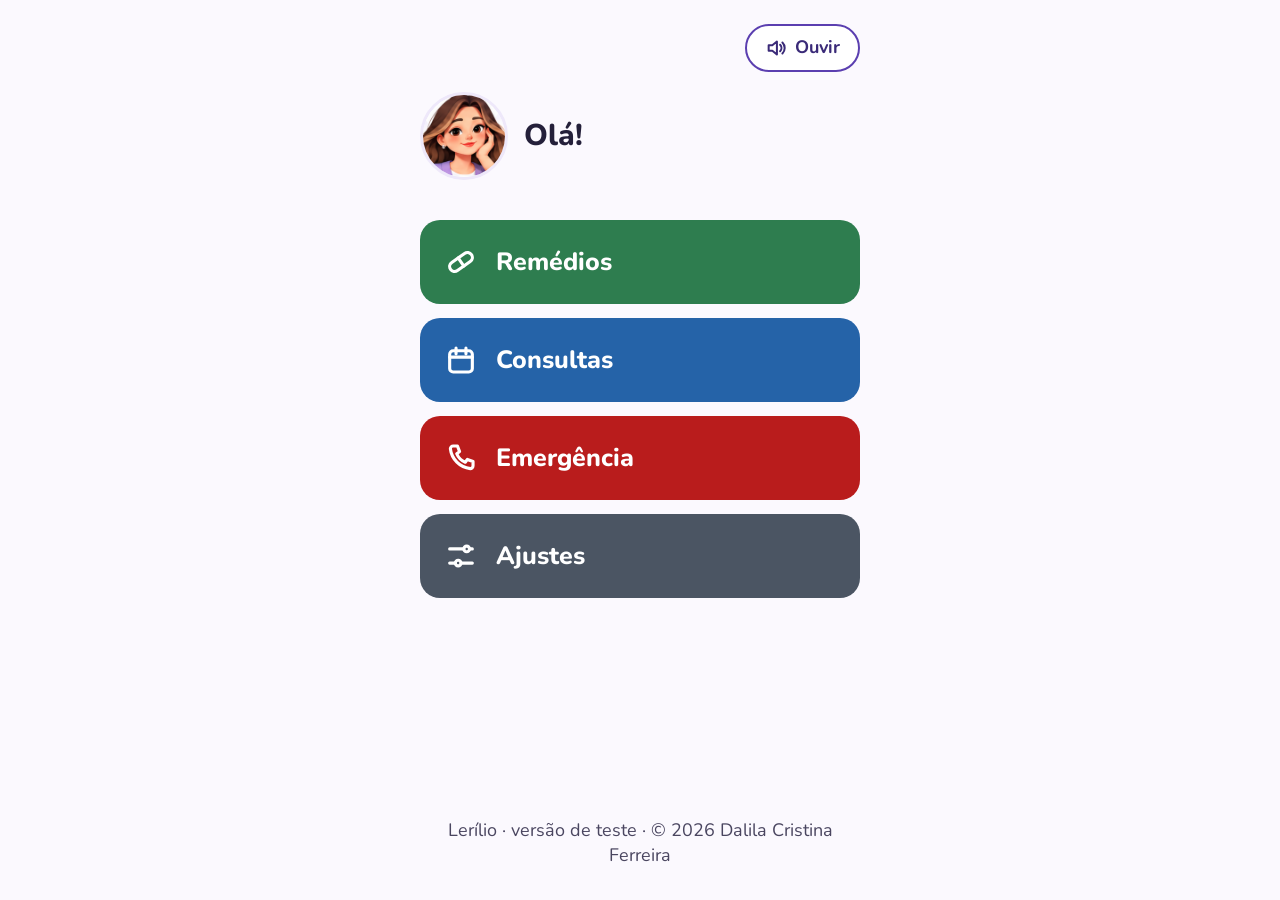
<file: index.html>
<!doctype html>
<!-- Lerílio — © 2026 Dalila Cristina Ferreira. Todos os direitos reservados. -->
<html lang="pt-BR">
<head>
  <meta charset="utf-8">
  <meta name="viewport" content="width=device-width, initial-scale=1">
  <title>Início — Lerílio</title>
  <link rel="preconnect" href="https://fonts.googleapis.com">
  <link href="https://fonts.googleapis.com/css2?family=Nunito:wght@400;700;800&display=swap" rel="stylesheet">
  <link rel="stylesheet" href="css/estilo.css">
</head>
<body>
  <main class="tela">
    <header class="topo topo-direita"><button id="ouvir" type="button" class="botao-ouvir"><svg width="22" height="22" viewBox="0 0 24 24" fill="none" stroke="currentColor" stroke-width="2.2" stroke-linecap="round" stroke-linejoin="round" aria-hidden="true"><path d="M4 9h4l5-4v14l-5-4H4z"/><path d="M16.5 8.5a5 5 0 0 1 0 7"/><path d="M19 6a8.5 8.5 0 0 1 0 12"/></svg>Ouvir</button></header>
    <div id="leitura" style="display: flex; flex-direction: column; gap: 20px">
      <div class="saudacao">
        <img src="img/leri.png" alt="Leri, a assistente do Lerílio">
        <h1 id="saudacao">Olá!</h1>
      </div>
      <div id="resumo"></div>
      <nav class="menu" aria-label="Menu principal">
        <a href="remedios.html" class="menu-remedios"><svg width="34" height="34" viewBox="0 0 24 24" fill="none" stroke="#FFFFFF" stroke-width="2.2" stroke-linecap="round" stroke-linejoin="round" aria-hidden="true"><g transform="rotate(-35 12 12)"><rect x="3" y="8.5" width="18" height="7" rx="3.5"/><path d="M12 8.5v7"/></g></svg>Remédios</a>
        <a href="em-breve.html?parte=Consultas" class="menu-consultas"><svg width="34" height="34" viewBox="0 0 24 24" fill="none" stroke="#FFFFFF" stroke-width="2.2" stroke-linecap="round" stroke-linejoin="round" aria-hidden="true"><rect x="4" y="5.5" width="16" height="15" rx="2.5"/><path d="M4 10h16M8.5 3.5v4M15.5 3.5v4"/></svg>Consultas</a>
        <a href="em-breve.html?parte=Emerg%C3%AAncia" class="menu-emergencia"><svg width="34" height="34" viewBox="0 0 24 24" fill="none" stroke="#FFFFFF" stroke-width="2.2" stroke-linecap="round" stroke-linejoin="round" aria-hidden="true"><path d="M6.5 3.5h3l1.5 4-2 1.5a11 11 0 0 0 6 6l1.5-2 4 1.5v3a2 2 0 0 1-2 2A16 16 0 0 1 4.5 5.5a2 2 0 0 1 2-2z"/></svg>Emergência</a>
        <a href="em-breve.html?parte=Ajustes" class="menu-ajustes"><svg width="34" height="34" viewBox="0 0 24 24" fill="none" stroke="#FFFFFF" stroke-width="2.2" stroke-linecap="round" stroke-linejoin="round" aria-hidden="true"><path d="M4 7h10M18 7h2M4 17h4M12 17h8"/><circle cx="16" cy="7" r="2"/><circle cx="10" cy="17" r="2"/></svg>Ajustes</a>
      </nav>
    </div>
    <p class="apoio" style="margin-top: auto; text-align: center">Lerílio · versão de teste · © 2026 Dalila Cristina Ferreira</p>
  </main>
  <script type="module" src="js/pagina-inicio.js"></script>
</body>
</html>
</file>
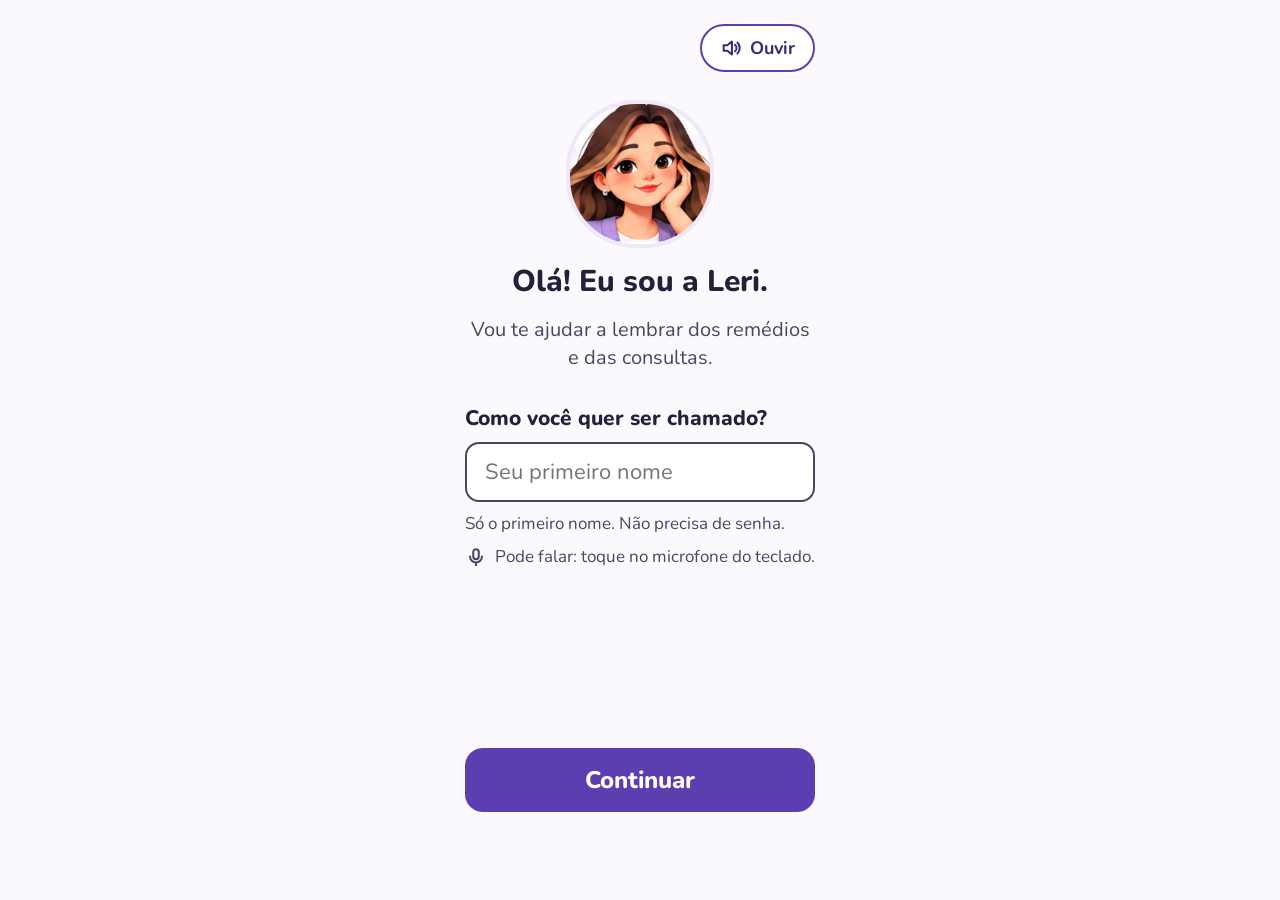
<file: prototipo/index.html>
<!doctype html>
<!-- Protótipo do Lerílio — © 2026 Dalila Cristina Ferreira. Todos os direitos reservados. -->
<html lang="pt-BR"><head><meta charset="utf-8"><meta http-equiv="refresh" content="0; url=Acesso.html"><title>Lerílio — protótipo</title></head>
<body><a href="Acesso.html">Abrir o protótipo do Lerílio</a></body></html>
</file>
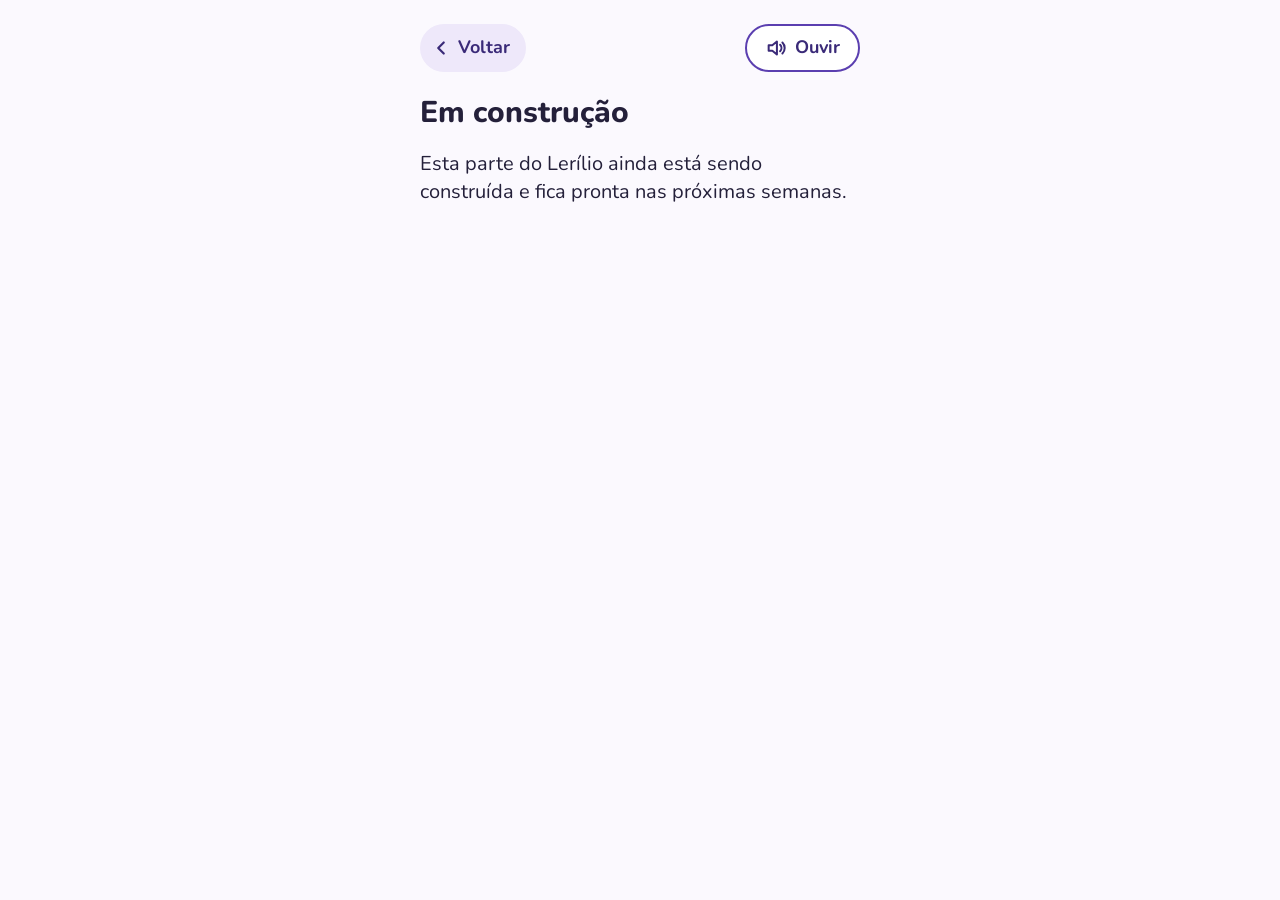
<file: em-breve.html>
<!doctype html>
<!-- Lerílio — © 2026 Dalila Cristina Ferreira. Todos os direitos reservados. -->
<html lang="pt-BR">
<head>
  <meta charset="utf-8">
  <meta name="viewport" content="width=device-width, initial-scale=1">
  <title>Em construção — Lerílio</title>
  <link rel="preconnect" href="https://fonts.googleapis.com">
  <link href="https://fonts.googleapis.com/css2?family=Nunito:wght@400;700;800&display=swap" rel="stylesheet">
  <link rel="stylesheet" href="css/estilo.css">
</head>
<body>
  <main class="tela">
    <header class="topo"><a href="index.html" class="botao-voltar"><svg width="22" height="22" viewBox="0 0 24 24" fill="none" stroke="currentColor" stroke-width="2.4" stroke-linecap="round" stroke-linejoin="round" aria-hidden="true"><path d="M15 18l-6-6 6-6"/></svg>Voltar</a><button id="ouvir" type="button" class="botao-ouvir"><svg width="22" height="22" viewBox="0 0 24 24" fill="none" stroke="currentColor" stroke-width="2.2" stroke-linecap="round" stroke-linejoin="round" aria-hidden="true"><path d="M4 9h4l5-4v14l-5-4H4z"/><path d="M16.5 8.5a5 5 0 0 1 0 7"/><path d="M19 6a8.5 8.5 0 0 1 0 12"/></svg>Ouvir</button></header>
    <div id="leitura" style="display: flex; flex-direction: column; gap: 16px">
      <h1 id="titulo-parte">Em construção</h1>
      <p style="margin: 0">Esta parte do Lerílio ainda está sendo construída e fica pronta nas próximas semanas.</p>
    </div>
  </main>
  <script type="module" src="js/pagina-em-breve.js"></script>
</body>
</html>
</file>
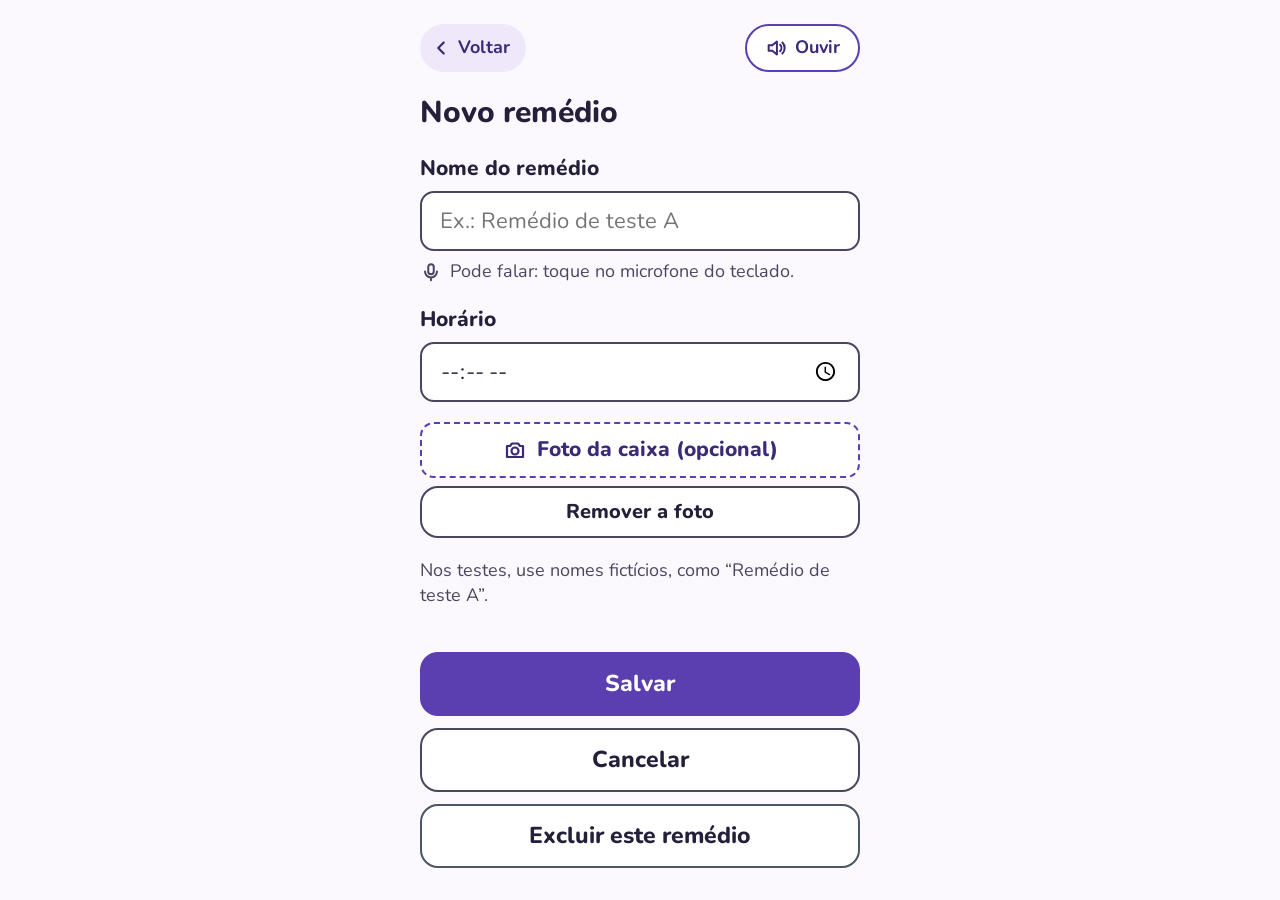
<file: remedio.html>
<!doctype html>
<!-- Lerílio — © 2026 Dalila Cristina Ferreira. Todos os direitos reservados. -->
<html lang="pt-BR">
<head>
  <meta charset="utf-8">
  <meta name="viewport" content="width=device-width, initial-scale=1">
  <title>Remédio — Lerílio</title>
  <link rel="preconnect" href="https://fonts.googleapis.com">
  <link href="https://fonts.googleapis.com/css2?family=Nunito:wght@400;700;800&display=swap" rel="stylesheet">
  <link rel="stylesheet" href="css/estilo.css">
</head>
<body>
  <main class="tela">
    <header class="topo"><a id="voltar" href="remedios.html" class="botao-voltar"><svg width="22" height="22" viewBox="0 0 24 24" fill="none" stroke="currentColor" stroke-width="2.4" stroke-linecap="round" stroke-linejoin="round" aria-hidden="true"><path d="M15 18l-6-6 6-6"/></svg>Voltar</a><button id="ouvir" type="button" class="botao-ouvir"><svg width="22" height="22" viewBox="0 0 24 24" fill="none" stroke="currentColor" stroke-width="2.2" stroke-linecap="round" stroke-linejoin="round" aria-hidden="true"><path d="M4 9h4l5-4v14l-5-4H4z"/><path d="M16.5 8.5a5 5 0 0 1 0 7"/><path d="M19 6a8.5 8.5 0 0 1 0 12"/></svg>Ouvir</button></header>
    <form id="formulario" novalidate style="display: flex; flex-direction: column; gap: 20px; flex: 1">
      <div id="leitura" style="display: flex; flex-direction: column; gap: 20px">
        <h1 id="titulo">Novo remédio</h1>
        <div class="campo">
          <label for="nome">Nome do remédio</label>
          <input id="nome" type="text" maxlength="40" autocomplete="off" placeholder="Ex.: Remédio de teste A" aria-describedby="erro-nome dica-nome">
          <p id="erro-nome" class="erro" aria-live="polite"></p>
          <p id="dica-nome" class="apoio" style="display: flex; align-items: center; gap: 8px"><svg width="22" height="22" viewBox="0 0 24 24" fill="none" stroke="currentColor" stroke-width="2.2" stroke-linecap="round" stroke-linejoin="round" aria-hidden="true" style="flex-shrink: 0"><rect x="9" y="3.5" width="6" height="11" rx="3"/><path d="M5.5 11.5a6.5 6.5 0 0 0 13 0M12 18v3"/></svg>Pode falar: toque no microfone do teclado.</p>
        </div>
        <div class="campo">
          <label for="horario">Horário</label>
          <input id="horario" type="time" aria-describedby="erro-horario">
          <p id="erro-horario" class="erro" aria-live="polite"></p>
        </div>
        <div class="campo">
          <img id="previa" class="foto-previa" alt="Foto da caixa do remédio" hidden>
          <input id="foto" type="file" accept="image/*" capture="environment" class="visualmente-oculto">
          <label for="foto" class="botao-foto"><svg width="24" height="24" viewBox="0 0 24 24" fill="none" stroke="currentColor" stroke-width="2.2" stroke-linecap="round" stroke-linejoin="round" aria-hidden="true"><path d="M4 8h3l2-2.5h6L17 8h3v11H4z"/><circle cx="12" cy="13" r="3.5"/></svg><span id="texto-foto">Foto da caixa (opcional)</span></label>
          <button id="remover-foto" type="button" class="botao botao-contorno botao-pequeno" hidden>Remover a foto</button>
        </div>
        <div id="repetido" class="aviso-repetido" role="alert" hidden></div>
        <p class="apoio">Nos testes, use nomes fictícios, como “Remédio de teste A”.</p>
      </div>
      <div class="acoes">
        <button type="submit" class="botao">Salvar</button>
        <button id="cancelar" type="button" class="botao botao-contorno">Cancelar</button>
        <button id="excluir" type="button" class="botao botao-cinza" hidden>Excluir este remédio</button>
      </div>
    </form>
  </main>
  <script type="module" src="js/pagina-remedio.js"></script>
</body>
</html>
</file>
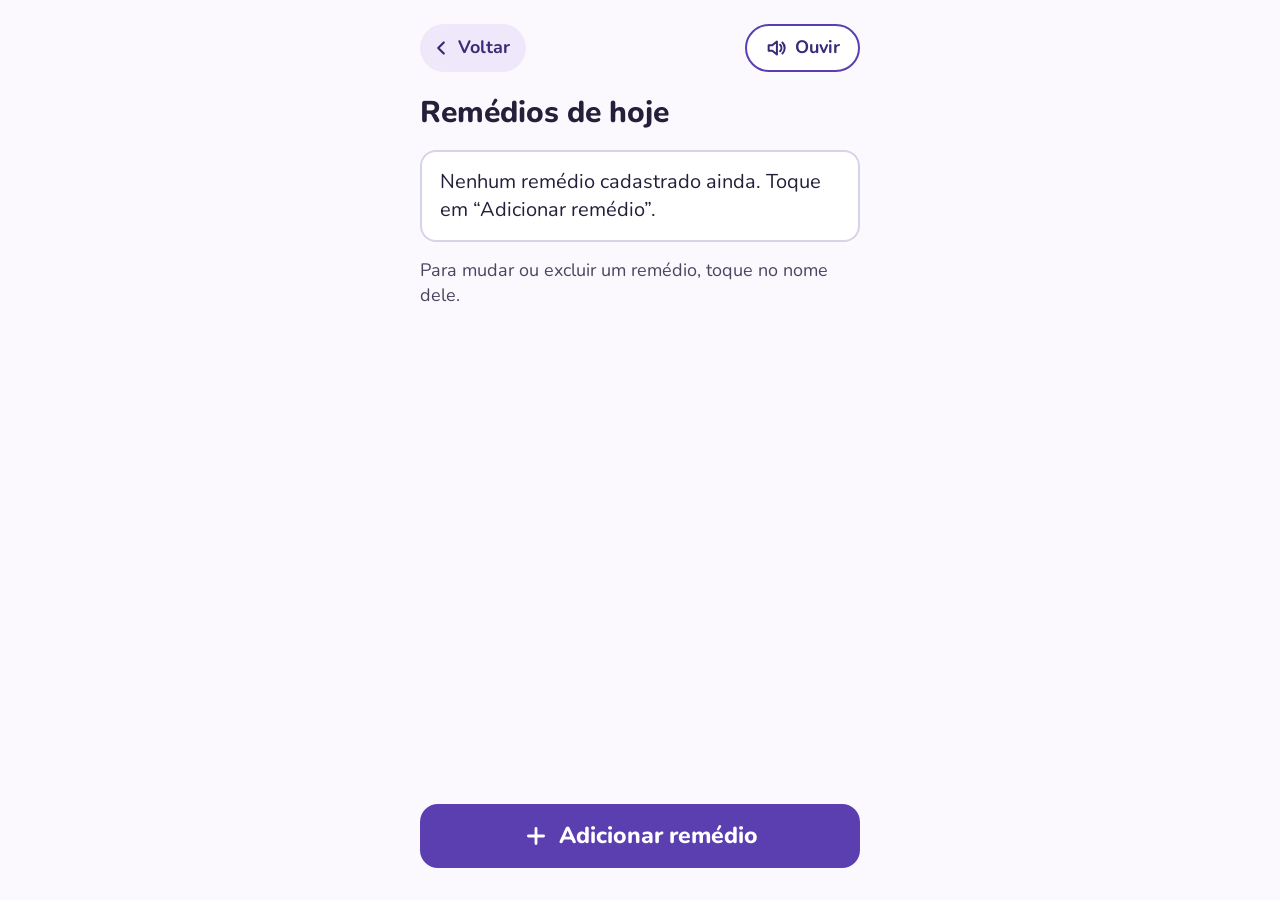
<file: remedios.html>
<!doctype html>
<!-- Lerílio — © 2026 Dalila Cristina Ferreira. Todos os direitos reservados. -->
<html lang="pt-BR">
<head>
  <meta charset="utf-8">
  <meta name="viewport" content="width=device-width, initial-scale=1">
  <title>Remédios de hoje — Lerílio</title>
  <link rel="preconnect" href="https://fonts.googleapis.com">
  <link href="https://fonts.googleapis.com/css2?family=Nunito:wght@400;700;800&display=swap" rel="stylesheet">
  <link rel="stylesheet" href="css/estilo.css">
</head>
<body>
  <main class="tela">
    <header class="topo"><a href="index.html" class="botao-voltar"><svg width="22" height="22" viewBox="0 0 24 24" fill="none" stroke="currentColor" stroke-width="2.4" stroke-linecap="round" stroke-linejoin="round" aria-hidden="true"><path d="M15 18l-6-6 6-6"/></svg>Voltar</a><button id="ouvir" type="button" class="botao-ouvir"><svg width="22" height="22" viewBox="0 0 24 24" fill="none" stroke="currentColor" stroke-width="2.2" stroke-linecap="round" stroke-linejoin="round" aria-hidden="true"><path d="M4 9h4l5-4v14l-5-4H4z"/><path d="M16.5 8.5a5 5 0 0 1 0 7"/><path d="M19 6a8.5 8.5 0 0 1 0 12"/></svg>Ouvir</button></header>
    <div id="leitura" style="display: flex; flex-direction: column; gap: 16px">
      <h1>Remédios de hoje</h1>
      <ul id="lista" class="lista"></ul>
      <p class="apoio">Para mudar ou excluir um remédio, toque no nome dele.</p>
    </div>
    <a href="remedio.html" class="botao" style="margin-top: auto"><svg width="26" height="26" viewBox="0 0 24 24" fill="none" stroke="#FFFFFF" stroke-width="2.6" stroke-linecap="round" aria-hidden="true"><path d="M12 5v14M5 12h14"/></svg>Adicionar remédio</a>
  </main>
  <script type="module" src="js/pagina-remedios.js"></script>
</body>
</html>
</file>
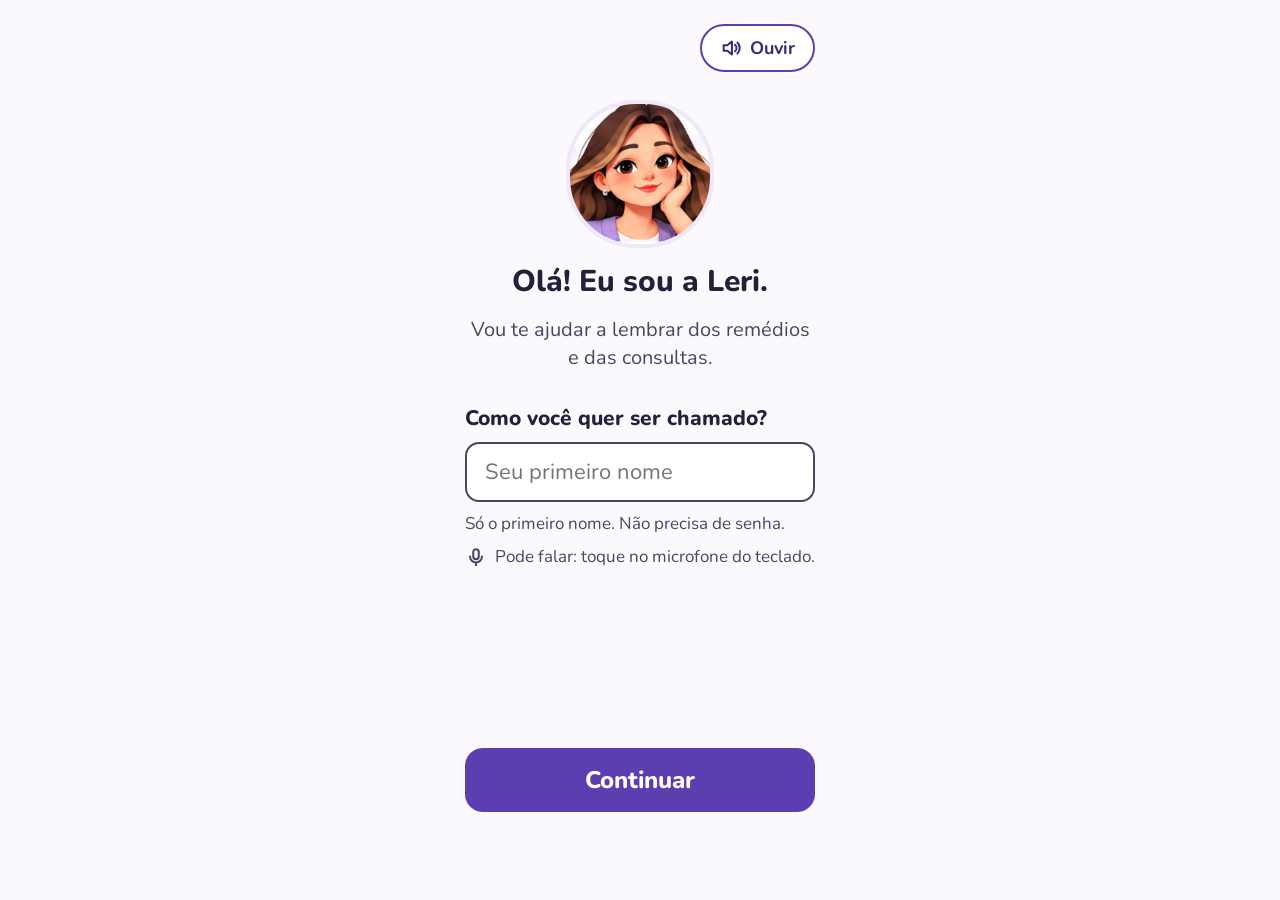
<file: prototipo/Acesso.html>
<!doctype html>
<!-- Protótipo do Lerílio — © 2026 Dalila Cristina Ferreira. Todos os direitos reservados. -->
<html lang="pt-BR">
<head>
<meta charset="utf-8">
<title>Lerílio — Primeiro acesso</title>
<meta name="viewport" content="width=device-width, initial-scale=1">
</head>
<body>


<link href="https://fonts.googleapis.com/css2?family=Nunito:wght@400;600;700;800&amp;display=swap" rel="stylesheet">
<style>
body{margin:0;background:#FBF9FE}
a{color:#3A2A78}a:hover{color:#24203A}
</style>

<div class="tela" style="margin: 0 auto; max-width: 100%; width: 390px; min-height: 844px; height: auto; box-sizing: border-box; padding: 24px 20px 32px; display: flex; flex-direction: column; gap: 20px; background: #FBF9FE; font-family: 'Nunito', 'Trebuchet MS', sans-serif; color: #24203A">
<div style="display: flex; justify-content: flex-end">
<button type="button" style="display: flex; align-items: center; gap: 8px; min-height: 48px; padding: 0 18px; border: 2px solid #5B3FB0; border-radius: 24px; background: #FFFFFF; color: #3A2A78; font-family: 'Nunito', 'Trebuchet MS', sans-serif; font-size: 18px; font-weight: 700; cursor: pointer"><svg width="22" height="22" viewBox="0 0 24 24" fill="none" stroke="currentColor" stroke-width="2.2" stroke-linecap="round" stroke-linejoin="round" aria-hidden="true"><path d="M4 9h4l5-4v14l-5-4H4z"></path><path d="M16.5 8.5a5 5 0 0 1 0 7"></path><path d="M19 6a8.5 8.5 0 0 1 0 12"></path></svg>Ouvir</button>
</div>
<div style="display: flex; flex-direction: column; align-items: center; gap: 16px; text-align: center; margin-top: 8px">
<img src="leri.png" alt="Leri, a assistente do Lerílio" style="width: 140px; height: 140px; border-radius: 70px; object-fit: cover; border: 4px solid #EEE8FA">
<h1 style="margin: 0; font-size: 30px; font-weight: 800; line-height: 1.2">Olá! Eu sou a Leri.</h1>
<p style="margin: 0; font-size: 20px; line-height: 1.4; color: #4A4660">Vou te ajudar a lembrar dos remédios e das consultas.</p>
</div>
<div style="display: flex; flex-direction: column; gap: 10px; margin-top: 12px">
<label for="nome" style="font-size: 21px; font-weight: 800">Como você quer ser chamado?</label>
<input id="nome" type="text" placeholder="Seu primeiro nome" autocomplete="given-name" style="min-height: 60px; box-sizing: border-box; padding: 0 18px; border: 2px solid #4A4660; border-radius: 14px; background: #FFFFFF; font-family: 'Nunito', 'Trebuchet MS', sans-serif; font-size: 22px; color: #24203A">
<p style="margin: 0; font-size: 17px; color: #4A4660">Só o primeiro nome. Não precisa de senha.</p>
<p style="margin: 0; display: flex; align-items: center; gap: 8px; font-size: 17px; color: #4A4660"><svg width="22" height="22" viewBox="0 0 24 24" fill="none" stroke="currentColor" stroke-width="2.2" stroke-linecap="round" stroke-linejoin="round" aria-hidden="true" style="flex-shrink: 0"><rect x="9" y="3.5" width="6" height="11" rx="3"></rect><path d="M5.5 11.5a6.5 6.5 0 0 0 13 0M12 18v3"></path></svg>Pode falar: toque no microfone do teclado.</p>
</div>
<a href="Termo.html" style="display: flex; align-items: center; justify-content: center; min-height: 64px; margin-top: auto; border-radius: 18px; background: #5B3FB0; color: #FFFFFF; font-size: 24px; font-weight: 800; text-decoration: none">Continuar</a>
</div>


<script>
// Protótipo do Lerílio — © 2026 Dalila Cristina Ferreira. Todos os direitos reservados.
// Faz o botão Ouvir ler a tela em voz alta.
document.querySelectorAll('button').forEach(function (b) {
  if (b.textContent.indexOf('Ouvir') === -1) return;
  b.addEventListener('click', function () {
    if (!('speechSynthesis' in window)) return;
    var s = window.speechSynthesis;
    if (s.speaking) { s.cancel(); return; }
    var texto = document.querySelector('.tela').innerText.replace(/Voltar|Ouvir de novo|Ouvir o termo|Ouvir/g, '');
    var f = new SpeechSynthesisUtterance(texto);
    f.lang = 'pt-BR'; f.rate = 0.9;
    setTimeout(function () { s.resume(); s.speak(f); }, 150);
  });
});
</script>
<script>
// Guarda o nome digitado para mostrar na tela inicial (só neste aparelho).
(function () {
  var campo = document.getElementById('nome');
  var continuar = document.querySelector('a[href="Termo.html"]');
  try { var salvo = localStorage.getItem('lerilio-prototipo-nome'); if (salvo) campo.value = salvo; } catch (e) {}
  continuar.addEventListener('click', function () {
    try { localStorage.setItem('lerilio-prototipo-nome', campo.value.trim().slice(0, 30)); } catch (e) {}
  });
})();
</script>
</body>
</html>
</file>
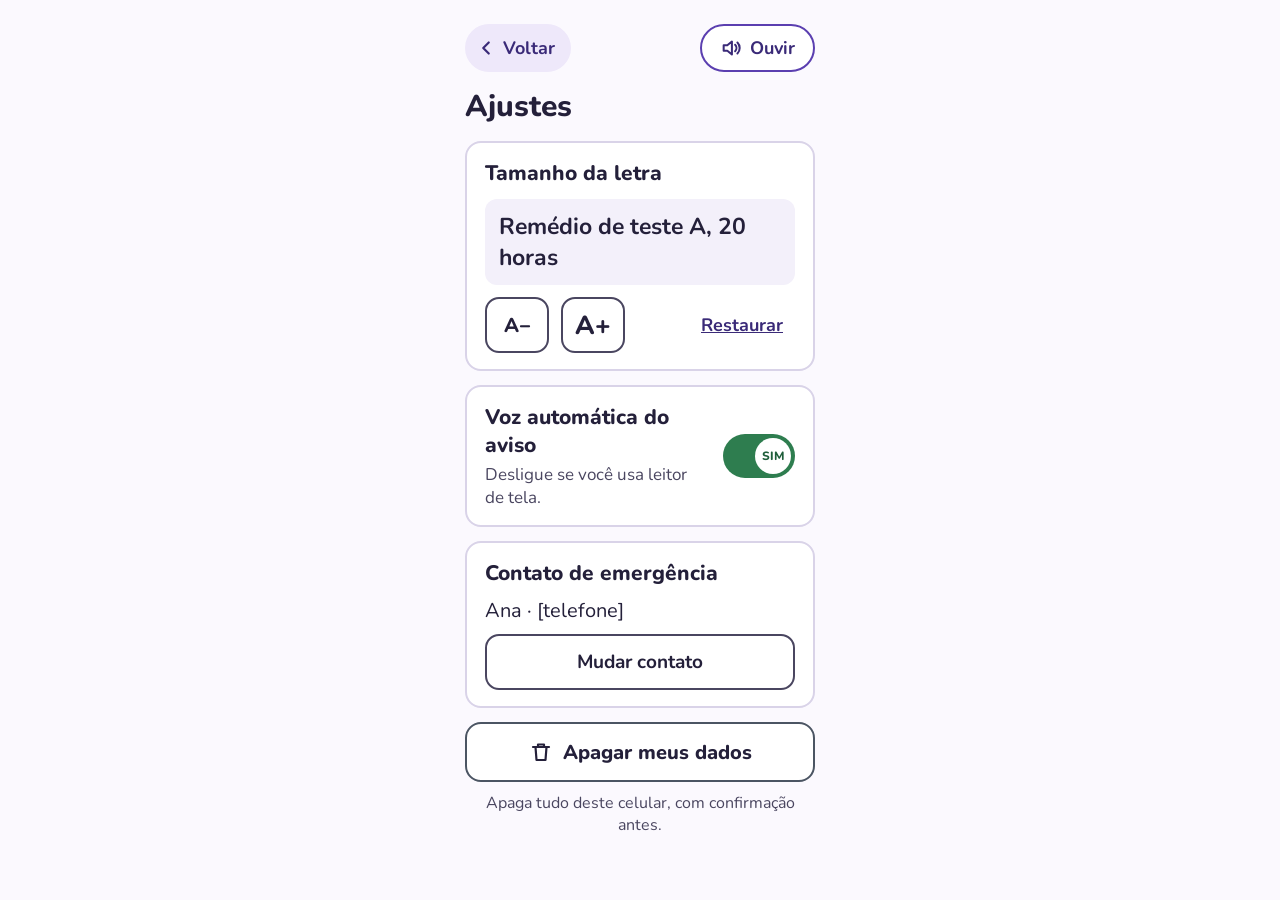
<file: prototipo/Ajustes.html>
<!doctype html>
<!-- Protótipo do Lerílio — © 2026 Dalila Cristina Ferreira. Todos os direitos reservados. -->
<html lang="pt-BR">
<head>
<meta charset="utf-8">
<title>Lerílio — Ajustes</title>
<meta name="viewport" content="width=device-width, initial-scale=1">
</head>
<body>


<link href="https://fonts.googleapis.com/css2?family=Nunito:wght@400;600;700;800&amp;display=swap" rel="stylesheet">
<style>
body{margin:0;background:#FBF9FE}
a{color:#3A2A78}a:hover{color:#24203A}
</style>

<div class="tela" style="margin: 0 auto; max-width: 100%; width: 390px; min-height: 844px; height: auto; box-sizing: border-box; padding: 24px 20px 24px; display: flex; flex-direction: column; gap: 14px; background: #FBF9FE; font-family: 'Nunito', 'Trebuchet MS', sans-serif; color: #24203A">
<div style="display: flex; justify-content: space-between; align-items: center">
<a href="Main.html" style="display: flex; align-items: center; gap: 6px; min-height: 48px; padding: 0 16px 0 10px; border-radius: 24px; background: #EEE8FA; color: #3A2A78; font-size: 18px; font-weight: 700; text-decoration: none"><svg width="22" height="22" viewBox="0 0 24 24" fill="none" stroke="currentColor" stroke-width="2.4" stroke-linecap="round" stroke-linejoin="round" aria-hidden="true"><path d="M15 18l-6-6 6-6"></path></svg>Voltar</a>
<button type="button" style="display: flex; align-items: center; gap: 8px; min-height: 48px; padding: 0 18px; border: 2px solid #5B3FB0; border-radius: 24px; background: #FFFFFF; color: #3A2A78; font-family: 'Nunito', 'Trebuchet MS', sans-serif; font-size: 18px; font-weight: 700; cursor: pointer"><svg width="22" height="22" viewBox="0 0 24 24" fill="none" stroke="currentColor" stroke-width="2.2" stroke-linecap="round" stroke-linejoin="round" aria-hidden="true"><path d="M4 9h4l5-4v14l-5-4H4z"></path><path d="M16.5 8.5a5 5 0 0 1 0 7"></path><path d="M19 6a8.5 8.5 0 0 1 0 12"></path></svg>Ouvir</button>
</div>
<h1 style="margin: 0; font-size: 30px; font-weight: 800">Ajustes</h1>
<section style="display: flex; flex-direction: column; gap: 12px; padding: 16px 18px; border-radius: 16px; background: #FFFFFF; border: 2px solid #D9D3E8">
<h2 style="margin: 0; font-size: 21px; font-weight: 800">Tamanho da letra</h2>
<p style="margin: 0; padding: 12px 14px; border-radius: 12px; background: #F3F0FA; font-size: 23px; font-weight: 700">Remédio de teste A, 20 horas</p>
<div style="display: flex; gap: 12px; align-items: center">
<button type="button" aria-label="Diminuir a letra" style="width: 64px; min-height: 56px; border: 2px solid #4A4660; border-radius: 14px; background: #FFFFFF; color: #24203A; font-family: 'Nunito', 'Trebuchet MS', sans-serif; font-size: 20px; font-weight: 800; cursor: pointer">A−</button>
<button type="button" aria-label="Aumentar a letra" style="width: 64px; min-height: 56px; border: 2px solid #4A4660; border-radius: 14px; background: #FFFFFF; color: #24203A; font-family: 'Nunito', 'Trebuchet MS', sans-serif; font-size: 26px; font-weight: 800; cursor: pointer">A+</button>
<button type="button" style="margin-left: auto; min-height: 48px; padding: 0 12px; border: 0; background: none; color: #3A2A78; font-family: 'Nunito', 'Trebuchet MS', sans-serif; font-size: 18px; font-weight: 700; text-decoration: underline; cursor: pointer">Restaurar</button>
</div>
</section>
<section style="display: flex; align-items: center; justify-content: space-between; gap: 14px; padding: 16px 18px; border-radius: 16px; background: #FFFFFF; border: 2px solid #D9D3E8">
<div style="display: flex; flex-direction: column; gap: 4px"><h2 style="margin: 0; font-size: 21px; font-weight: 800">Voz automática do aviso</h2><p style="margin: 0; font-size: 17px; color: #4A4660">Desligue se você usa leitor de tela.</p></div>
<button type="button" role="switch" aria-checked="true" aria-label="Voz automática do aviso" style="flex-shrink: 0; width: 72px; height: 44px; padding: 4px; border: 0; border-radius: 22px; background: #2E7D4F; display: flex; justify-content: flex-end; align-items: center; cursor: pointer"><span style="width: 36px; height: 36px; border-radius: 18px; background: #FFFFFF; display: flex; align-items: center; justify-content: center; font-family: 'Nunito', 'Trebuchet MS', sans-serif; font-size: 12px; font-weight: 800; color: #1F5E3A">SIM</span></button>
</section>
<section style="display: flex; flex-direction: column; gap: 10px; padding: 16px 18px; border-radius: 16px; background: #FFFFFF; border: 2px solid #D9D3E8">
<h2 style="margin: 0; font-size: 21px; font-weight: 800">Contato de emergência</h2>
<p style="margin: 0; font-size: 20px">Ana · [telefone]</p>
<button type="button" style="min-height: 56px; border: 2px solid #4A4660; border-radius: 14px; background: #FFFFFF; color: #24203A; font-family: 'Nunito', 'Trebuchet MS', sans-serif; font-size: 19px; font-weight: 700; cursor: pointer">Mudar contato</button>
</section>
<section style="display: flex; flex-direction: column; gap: 10px; margin-top: auto">
<button type="button" style="display: flex; align-items: center; justify-content: center; gap: 10px; min-height: 60px; border: 2px solid #4B5563; border-radius: 16px; background: #FFFFFF; color: #24203A; font-family: 'Nunito', 'Trebuchet MS', sans-serif; font-size: 20px; font-weight: 800; cursor: pointer"><svg width="24" height="24" viewBox="0 0 24 24" fill="none" stroke="currentColor" stroke-width="2.2" stroke-linecap="round" stroke-linejoin="round" aria-hidden="true"><path d="M4 7h16M9 7V4.5h6V7M6.5 7l1 13h9l1-13"></path></svg>Apagar meus dados</button>
<p style="margin: 0; font-size: 16px; line-height: 1.4; color: #4A4660; text-align: center">Apaga tudo deste celular, com confirmação antes.</p>
</section>
</div>


<script>
// Protótipo do Lerílio — © 2026 Dalila Cristina Ferreira. Todos os direitos reservados.
// Faz o botão Ouvir ler a tela em voz alta.
document.querySelectorAll('button').forEach(function (b) {
  if (b.textContent.indexOf('Ouvir') === -1) return;
  b.addEventListener('click', function () {
    if (!('speechSynthesis' in window)) return;
    var s = window.speechSynthesis;
    if (s.speaking) { s.cancel(); return; }
    var texto = document.querySelector('.tela').innerText.replace(/Voltar|Ouvir de novo|Ouvir o termo|Ouvir/g, '');
    var f = new SpeechSynthesisUtterance(texto);
    f.lang = 'pt-BR'; f.rate = 0.9;
    setTimeout(function () { s.resume(); s.speak(f); }, 150);
  });
});
</script>
</body>
</html>
</file>
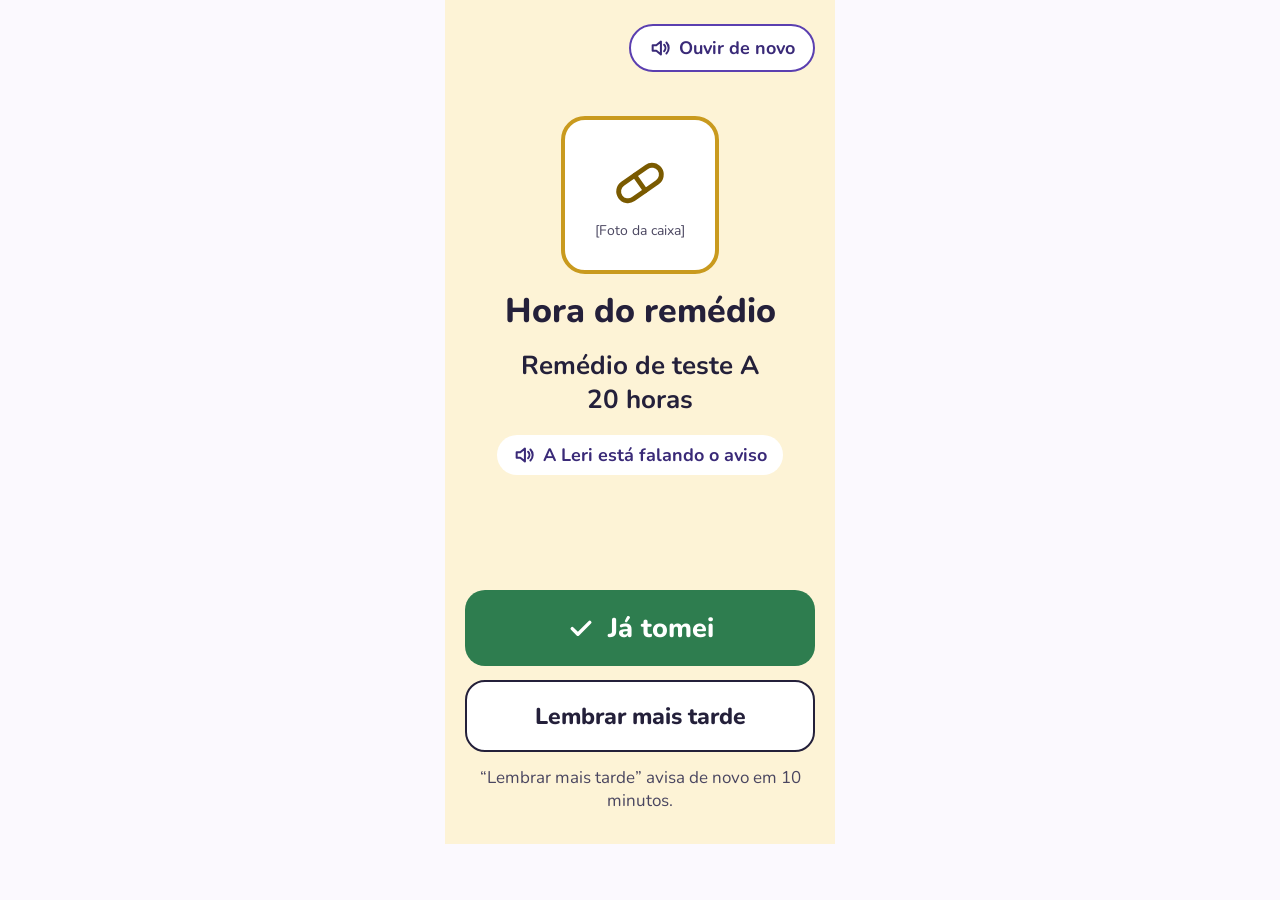
<file: prototipo/Aviso.html>
<!doctype html>
<!-- Protótipo do Lerílio — © 2026 Dalila Cristina Ferreira. Todos os direitos reservados. -->
<html lang="pt-BR">
<head>
<meta charset="utf-8">
<title>Lerílio — Aviso de remédio</title>
<meta name="viewport" content="width=device-width, initial-scale=1">
</head>
<body>


<link href="https://fonts.googleapis.com/css2?family=Nunito:wght@400;600;700;800&amp;display=swap" rel="stylesheet">
<style>
body{margin:0;background:#FBF9FE}
a{color:#3A2A78}a:hover{color:#24203A}
</style>

<div class="tela" style="margin: 0 auto; max-width: 100%; width: 390px; min-height: 844px; height: auto; box-sizing: border-box; padding: 24px 20px 32px; display: flex; flex-direction: column; gap: 20px; background: #FDF3D6; font-family: 'Nunito', 'Trebuchet MS', sans-serif; color: #24203A">
<div style="display: flex; justify-content: flex-end">
<button type="button" style="display: flex; align-items: center; gap: 8px; min-height: 48px; padding: 0 18px; border: 2px solid #5B3FB0; border-radius: 24px; background: #FFFFFF; color: #3A2A78; font-family: 'Nunito', 'Trebuchet MS', sans-serif; font-size: 18px; font-weight: 700; cursor: pointer"><svg width="22" height="22" viewBox="0 0 24 24" fill="none" stroke="currentColor" stroke-width="2.2" stroke-linecap="round" stroke-linejoin="round" aria-hidden="true"><path d="M4 9h4l5-4v14l-5-4H4z"></path><path d="M16.5 8.5a5 5 0 0 1 0 7"></path><path d="M19 6a8.5 8.5 0 0 1 0 12"></path></svg>Ouvir de novo</button>
</div>
<div style="display: flex; flex-direction: column; align-items: center; gap: 18px; text-align: center; margin-top: 24px">
<div style="width: 150px; height: 150px; border-radius: 24px; background: #FFFFFF; border: 4px solid #C99A1E; display: flex; flex-direction: column; align-items: center; justify-content: center; gap: 6px">
<svg width="64" height="64" viewBox="0 0 24 24" fill="none" stroke="#7A5A00" stroke-width="1.8" stroke-linecap="round" stroke-linejoin="round" aria-hidden="true"><g transform="rotate(-35 12 12)"><rect x="3" y="8.5" width="18" height="7" rx="3.5"></rect><path d="M12 8.5v7"></path></g></svg>
<span style="font-size: 14px; color: #4A4660">[Foto da caixa]</span>
</div>
<h1 style="margin: 0; font-size: 34px; font-weight: 800; line-height: 1.15">Hora do remédio</h1>
<p style="margin: 0; font-size: 26px; font-weight: 700; line-height: 1.3">Remédio de teste A<br>20 horas</p>
<p style="margin: 0; display: flex; align-items: center; gap: 8px; padding: 8px 16px; border-radius: 20px; background: #FFFFFF; font-size: 18px; font-weight: 700; color: #3A2A78"><svg width="22" height="22" viewBox="0 0 24 24" fill="none" stroke="currentColor" stroke-width="2.2" stroke-linecap="round" stroke-linejoin="round" aria-hidden="true"><path d="M4 9h4l5-4v14l-5-4H4z"></path><path d="M16.5 8.5a5 5 0 0 1 0 7"></path><path d="M19 6a8.5 8.5 0 0 1 0 12"></path></svg>A Leri está falando o aviso</p>
</div>
<div style="display: flex; flex-direction: column; gap: 14px; margin-top: auto">
<a href="Main.html" style="display: flex; align-items: center; justify-content: center; gap: 12px; min-height: 76px; border-radius: 20px; background: #2E7D4F; color: #FFFFFF; font-size: 27px; font-weight: 800; text-decoration: none"><svg width="30" height="30" viewBox="0 0 24 24" fill="none" stroke="#FFFFFF" stroke-width="2.8" stroke-linecap="round" stroke-linejoin="round" aria-hidden="true"><path d="M5 12.5l4.5 4.5L19 7.5"></path></svg>Já tomei</a>
<a href="Main.html" style="display: flex; align-items: center; justify-content: center; min-height: 68px; border-radius: 20px; border: 2px solid #24203A; background: #FFFFFF; color: #24203A; font-size: 23px; font-weight: 800; text-decoration: none">Lembrar mais tarde</a>
<p style="margin: 0; text-align: center; font-size: 17px; color: #4A4660">“Lembrar mais tarde” avisa de novo em 10 minutos.</p>
</div>
</div>


<script>
// Protótipo do Lerílio — © 2026 Dalila Cristina Ferreira. Todos os direitos reservados.
// Faz o botão Ouvir ler a tela em voz alta.
document.querySelectorAll('button').forEach(function (b) {
  if (b.textContent.indexOf('Ouvir') === -1) return;
  b.addEventListener('click', function () {
    if (!('speechSynthesis' in window)) return;
    var s = window.speechSynthesis;
    if (s.speaking) { s.cancel(); return; }
    var texto = document.querySelector('.tela').innerText.replace(/Voltar|Ouvir de novo|Ouvir o termo|Ouvir/g, '');
    var f = new SpeechSynthesisUtterance(texto);
    f.lang = 'pt-BR'; f.rate = 0.9;
    setTimeout(function () { s.resume(); s.speak(f); }, 150);
  });
});
</script>
</body>
</html>
</file>
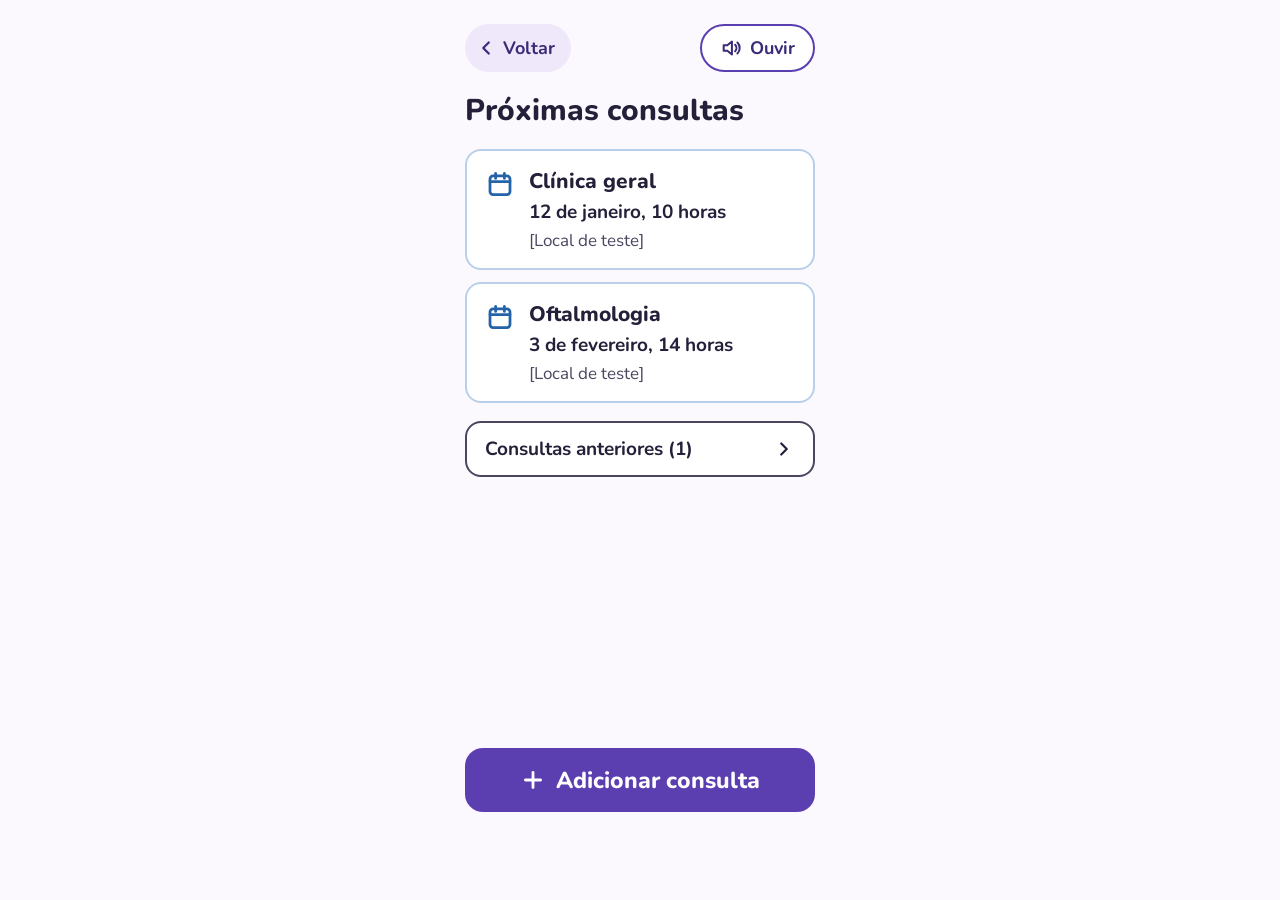
<file: prototipo/Consultas.html>
<!doctype html>
<!-- Protótipo do Lerílio — © 2026 Dalila Cristina Ferreira. Todos os direitos reservados. -->
<html lang="pt-BR">
<head>
<meta charset="utf-8">
<title>Lerílio — Consultas</title>
<meta name="viewport" content="width=device-width, initial-scale=1">
</head>
<body>


<link href="https://fonts.googleapis.com/css2?family=Nunito:wght@400;600;700;800&amp;display=swap" rel="stylesheet">
<style>
body{margin:0;background:#FBF9FE}
a{color:#3A2A78}a:hover{color:#24203A}
</style>

<div class="tela" style="margin: 0 auto; max-width: 100%; width: 390px; min-height: 844px; height: auto; box-sizing: border-box; padding: 24px 20px 32px; display: flex; flex-direction: column; gap: 18px; background: #FBF9FE; font-family: 'Nunito', 'Trebuchet MS', sans-serif; color: #24203A">
<div style="display: flex; justify-content: space-between; align-items: center">
<a href="Main.html" style="display: flex; align-items: center; gap: 6px; min-height: 48px; padding: 0 16px 0 10px; border-radius: 24px; background: #EEE8FA; color: #3A2A78; font-size: 18px; font-weight: 700; text-decoration: none"><svg width="22" height="22" viewBox="0 0 24 24" fill="none" stroke="currentColor" stroke-width="2.4" stroke-linecap="round" stroke-linejoin="round" aria-hidden="true"><path d="M15 18l-6-6 6-6"></path></svg>Voltar</a>
<button type="button" style="display: flex; align-items: center; gap: 8px; min-height: 48px; padding: 0 18px; border: 2px solid #5B3FB0; border-radius: 24px; background: #FFFFFF; color: #3A2A78; font-family: 'Nunito', 'Trebuchet MS', sans-serif; font-size: 18px; font-weight: 700; cursor: pointer"><svg width="22" height="22" viewBox="0 0 24 24" fill="none" stroke="currentColor" stroke-width="2.2" stroke-linecap="round" stroke-linejoin="round" aria-hidden="true"><path d="M4 9h4l5-4v14l-5-4H4z"></path><path d="M16.5 8.5a5 5 0 0 1 0 7"></path><path d="M19 6a8.5 8.5 0 0 1 0 12"></path></svg>Ouvir</button>
</div>
<h1 style="margin: 0; font-size: 30px; font-weight: 800">Próximas consultas</h1>
<div style="display: flex; flex-direction: column; gap: 12px">
<div style="display: flex; gap: 14px; padding: 16px 18px; border-radius: 16px; background: #FFFFFF; border: 2px solid #B9CFEA">
<svg width="30" height="30" viewBox="0 0 24 24" fill="none" stroke="#2563A8" stroke-width="2.2" stroke-linecap="round" stroke-linejoin="round" aria-hidden="true" style="flex-shrink: 0; margin-top: 2px"><rect x="4" y="5.5" width="16" height="15" rx="2.5"></rect><path d="M4 10h16M8.5 3.5v4M15.5 3.5v4"></path></svg>
<div style="display: flex; flex-direction: column; gap: 4px"><span style="font-size: 21px; font-weight: 800">Clínica geral</span><span style="font-size: 19px; font-weight: 700">12 de janeiro, 10 horas</span><span style="font-size: 17px; color: #4A4660">[Local de teste]</span></div>
</div>
<div style="display: flex; gap: 14px; padding: 16px 18px; border-radius: 16px; background: #FFFFFF; border: 2px solid #B9CFEA">
<svg width="30" height="30" viewBox="0 0 24 24" fill="none" stroke="#2563A8" stroke-width="2.2" stroke-linecap="round" stroke-linejoin="round" aria-hidden="true" style="flex-shrink: 0; margin-top: 2px"><rect x="4" y="5.5" width="16" height="15" rx="2.5"></rect><path d="M4 10h16M8.5 3.5v4M15.5 3.5v4"></path></svg>
<div style="display: flex; flex-direction: column; gap: 4px"><span style="font-size: 21px; font-weight: 800">Oftalmologia</span><span style="font-size: 19px; font-weight: 700">3 de fevereiro, 14 horas</span><span style="font-size: 17px; color: #4A4660">[Local de teste]</span></div>
</div>
</div>
<button type="button" style="display: flex; align-items: center; justify-content: space-between; min-height: 56px; padding: 0 18px; border: 2px solid #4A4660; border-radius: 16px; background: #FFFFFF; color: #24203A; font-family: 'Nunito', 'Trebuchet MS', sans-serif; font-size: 19px; font-weight: 700; cursor: pointer">Consultas anteriores (1)<svg width="22" height="22" viewBox="0 0 24 24" fill="none" stroke="currentColor" stroke-width="2.4" stroke-linecap="round" stroke-linejoin="round" aria-hidden="true"><path d="M9 6l6 6-6 6"></path></svg></button>
<button type="button" style="display: flex; align-items: center; justify-content: center; gap: 10px; min-height: 64px; margin-top: auto; border: 0; border-radius: 18px; background: #5B3FB0; color: #FFFFFF; font-family: 'Nunito', 'Trebuchet MS', sans-serif; font-size: 23px; font-weight: 800; cursor: pointer"><svg width="26" height="26" viewBox="0 0 24 24" fill="none" stroke="#FFFFFF" stroke-width="2.6" stroke-linecap="round" aria-hidden="true"><path d="M12 5v14M5 12h14"></path></svg>Adicionar consulta</button>
</div>


<script>
// Protótipo do Lerílio — © 2026 Dalila Cristina Ferreira. Todos os direitos reservados.
// Faz o botão Ouvir ler a tela em voz alta.
document.querySelectorAll('button').forEach(function (b) {
  if (b.textContent.indexOf('Ouvir') === -1) return;
  b.addEventListener('click', function () {
    if (!('speechSynthesis' in window)) return;
    var s = window.speechSynthesis;
    if (s.speaking) { s.cancel(); return; }
    var texto = document.querySelector('.tela').innerText.replace(/Voltar|Ouvir de novo|Ouvir o termo|Ouvir/g, '');
    var f = new SpeechSynthesisUtterance(texto);
    f.lang = 'pt-BR'; f.rate = 0.9;
    setTimeout(function () { s.resume(); s.speak(f); }, 150);
  });
});
</script>
</body>
</html>
</file>
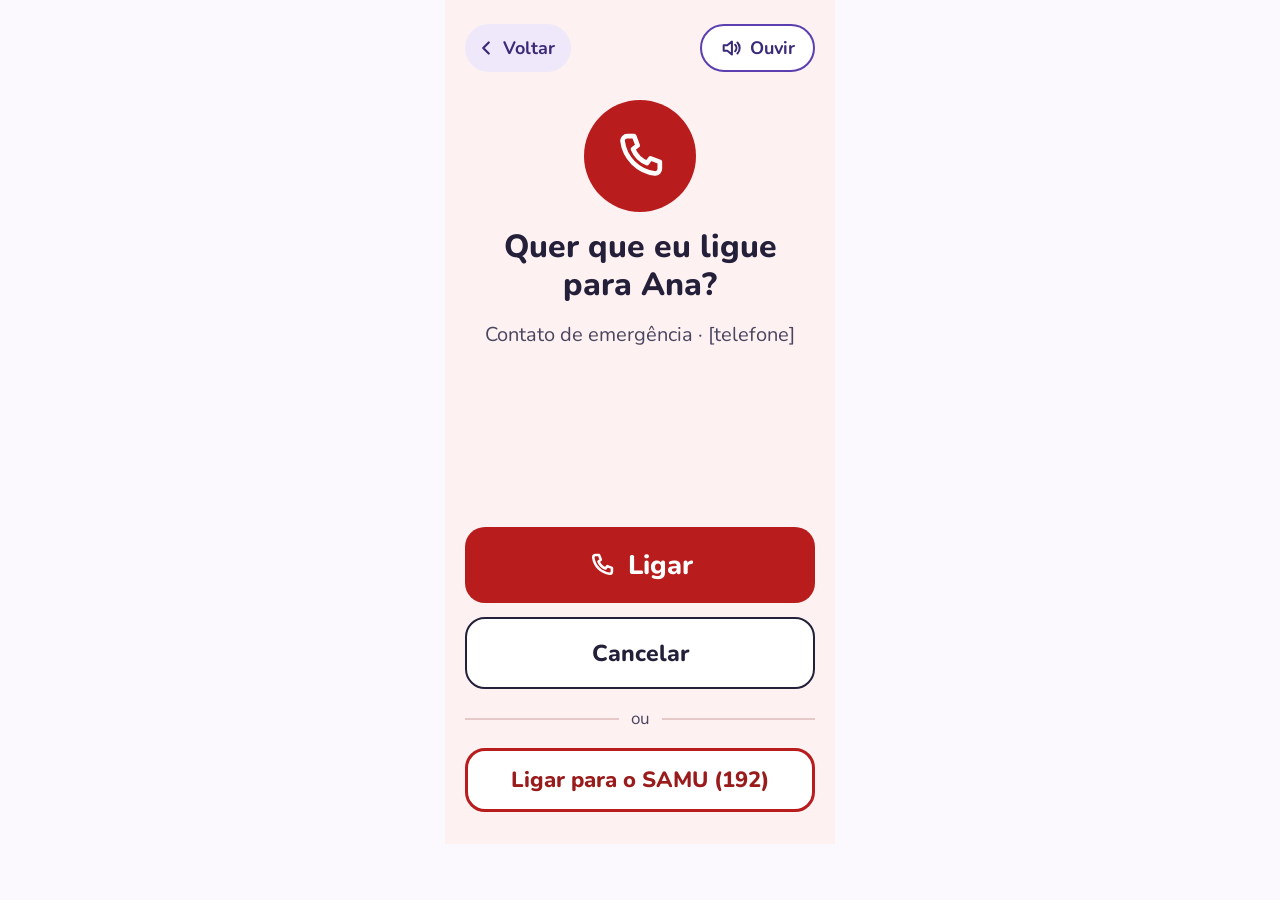
<file: prototipo/Emergencia.html>
<!doctype html>
<!-- Protótipo do Lerílio — © 2026 Dalila Cristina Ferreira. Todos os direitos reservados. -->
<html lang="pt-BR">
<head>
<meta charset="utf-8">
<title>Lerílio — Emergência</title>
<meta name="viewport" content="width=device-width, initial-scale=1">
</head>
<body>


<link href="https://fonts.googleapis.com/css2?family=Nunito:wght@400;600;700;800&amp;display=swap" rel="stylesheet">
<style>
body{margin:0;background:#FBF9FE}
a{color:#3A2A78}a:hover{color:#24203A}
</style>

<div class="tela" style="margin: 0 auto; max-width: 100%; width: 390px; min-height: 844px; height: auto; box-sizing: border-box; padding: 24px 20px 32px; display: flex; flex-direction: column; gap: 20px; background: #FDF1F1; font-family: 'Nunito', 'Trebuchet MS', sans-serif; color: #24203A">
<div style="display: flex; justify-content: space-between; align-items: center">
<a href="Main.html" style="display: flex; align-items: center; gap: 6px; min-height: 48px; padding: 0 16px 0 10px; border-radius: 24px; background: #EEE8FA; color: #3A2A78; font-size: 18px; font-weight: 700; text-decoration: none"><svg width="22" height="22" viewBox="0 0 24 24" fill="none" stroke="currentColor" stroke-width="2.4" stroke-linecap="round" stroke-linejoin="round" aria-hidden="true"><path d="M15 18l-6-6 6-6"></path></svg>Voltar</a>
<button type="button" style="display: flex; align-items: center; gap: 8px; min-height: 48px; padding: 0 18px; border: 2px solid #5B3FB0; border-radius: 24px; background: #FFFFFF; color: #3A2A78; font-family: 'Nunito', 'Trebuchet MS', sans-serif; font-size: 18px; font-weight: 700; cursor: pointer"><svg width="22" height="22" viewBox="0 0 24 24" fill="none" stroke="currentColor" stroke-width="2.2" stroke-linecap="round" stroke-linejoin="round" aria-hidden="true"><path d="M4 9h4l5-4v14l-5-4H4z"></path><path d="M16.5 8.5a5 5 0 0 1 0 7"></path><path d="M19 6a8.5 8.5 0 0 1 0 12"></path></svg>Ouvir</button>
</div>
<div style="display: flex; flex-direction: column; align-items: center; gap: 16px; text-align: center; margin-top: 8px">
<div style="width: 112px; height: 112px; border-radius: 56px; background: #B91C1C; display: flex; align-items: center; justify-content: center">
<svg width="56" height="56" viewBox="0 0 24 24" fill="none" stroke="#FFFFFF" stroke-width="2" stroke-linecap="round" stroke-linejoin="round" aria-hidden="true"><path d="M6.5 3.5h3l1.5 4-2 1.5a11 11 0 0 0 6 6l1.5-2 4 1.5v3a2 2 0 0 1-2 2A16 16 0 0 1 4.5 5.5a2 2 0 0 1 2-2z"></path></svg>
</div>
<h1 style="margin: 0; font-size: 32px; font-weight: 800; line-height: 1.2">Quer que eu ligue para Ana?</h1>
<p style="margin: 0; font-size: 20px; color: #4A4660">Contato de emergência · [telefone]</p>
</div>
<div style="display: flex; flex-direction: column; gap: 14px; margin-top: auto">
<button type="button" style="display: flex; align-items: center; justify-content: center; gap: 12px; min-height: 76px; border: 0; border-radius: 20px; background: #B91C1C; color: #FFFFFF; font-family: 'Nunito', 'Trebuchet MS', sans-serif; font-size: 27px; font-weight: 800; cursor: pointer"><svg width="28" height="28" viewBox="0 0 24 24" fill="none" stroke="#FFFFFF" stroke-width="2.2" stroke-linecap="round" stroke-linejoin="round" aria-hidden="true"><path d="M6.5 3.5h3l1.5 4-2 1.5a11 11 0 0 0 6 6l1.5-2 4 1.5v3a2 2 0 0 1-2 2A16 16 0 0 1 4.5 5.5a2 2 0 0 1 2-2z"></path></svg>Ligar</button>
<a href="Main.html" style="display: flex; align-items: center; justify-content: center; min-height: 68px; border-radius: 20px; border: 2px solid #24203A; background: #FFFFFF; color: #24203A; font-size: 23px; font-weight: 800; text-decoration: none">Cancelar</a>
<div style="display: flex; align-items: center; gap: 12px; margin: 4px 0"><span style="flex: 1; height: 2px; background: #E5C9C9"></span><span style="font-size: 17px; color: #4A4660">ou</span><span style="flex: 1; height: 2px; background: #E5C9C9"></span></div>
<button type="button" style="display: flex; align-items: center; justify-content: center; min-height: 64px; border: 3px solid #B91C1C; border-radius: 20px; background: #FFFFFF; color: #991B1B; font-family: 'Nunito', 'Trebuchet MS', sans-serif; font-size: 22px; font-weight: 800; cursor: pointer">Ligar para o SAMU (192)</button>
</div>
</div>


<script>
// Protótipo do Lerílio — © 2026 Dalila Cristina Ferreira. Todos os direitos reservados.
// Faz o botão Ouvir ler a tela em voz alta.
document.querySelectorAll('button').forEach(function (b) {
  if (b.textContent.indexOf('Ouvir') === -1) return;
  b.addEventListener('click', function () {
    if (!('speechSynthesis' in window)) return;
    var s = window.speechSynthesis;
    if (s.speaking) { s.cancel(); return; }
    var texto = document.querySelector('.tela').innerText.replace(/Voltar|Ouvir de novo|Ouvir o termo|Ouvir/g, '');
    var f = new SpeechSynthesisUtterance(texto);
    f.lang = 'pt-BR'; f.rate = 0.9;
    setTimeout(function () { s.resume(); s.speak(f); }, 150);
  });
});
</script>
</body>
</html>
</file>
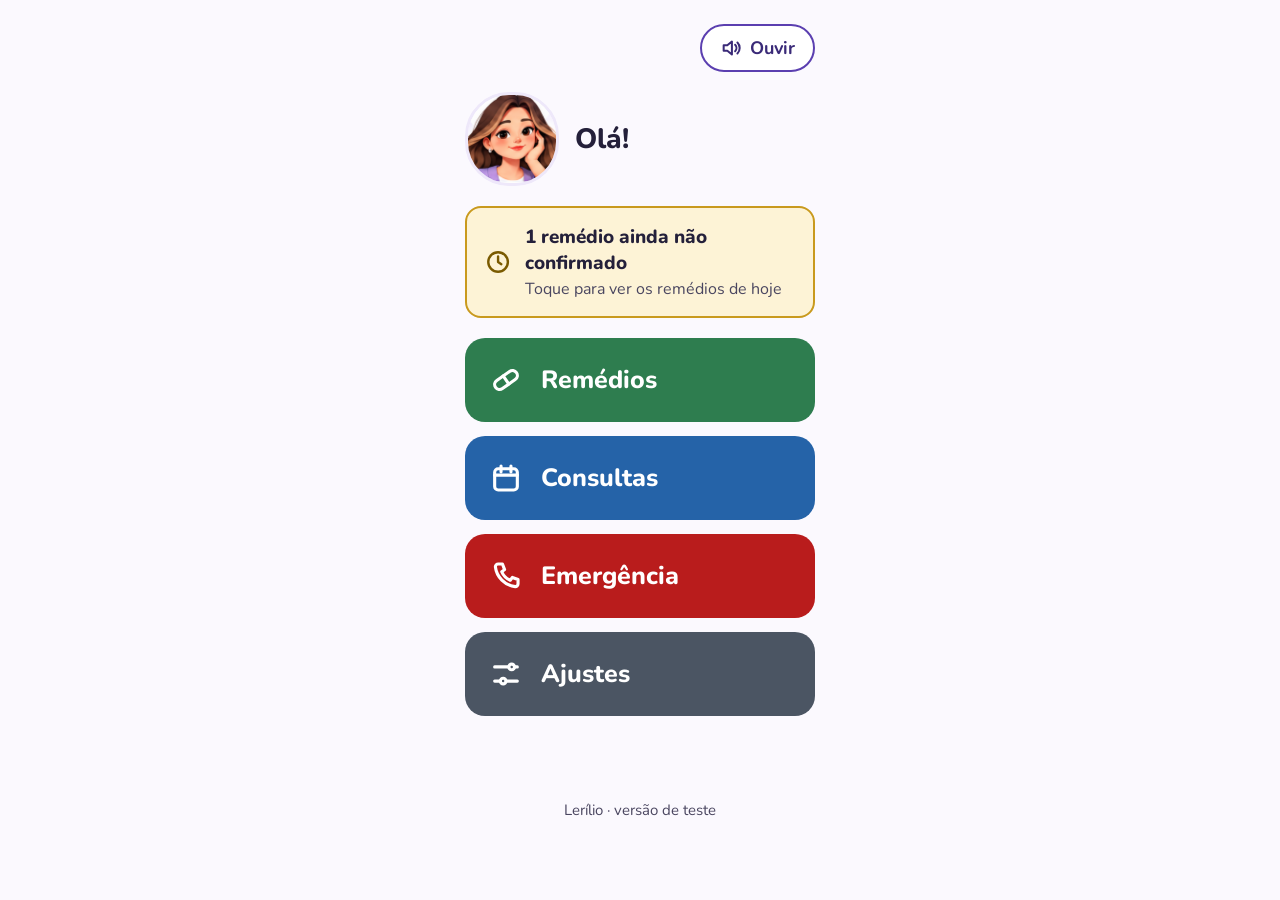
<file: prototipo/Main.html>
<!doctype html>
<!-- Protótipo do Lerílio — © 2026 Dalila Cristina Ferreira. Todos os direitos reservados. -->
<html lang="pt-BR">
<head>
<meta charset="utf-8">
<title>Lerílio — Início</title>
<meta name="viewport" content="width=device-width, initial-scale=1">
</head>
<body>


<link href="https://fonts.googleapis.com/css2?family=Nunito:wght@400;600;700;800&amp;display=swap" rel="stylesheet">
<style>
body{margin:0;background:#FBF9FE}
a{color:#3A2A78}a:hover{color:#24203A}
</style>

<div class="tela" style="margin: 0 auto; max-width: 100%; width: 390px; min-height: 844px; height: auto; box-sizing: border-box; padding: 24px 20px; display: flex; flex-direction: column; gap: 20px; background: #FBF9FE; font-family: 'Nunito', 'Trebuchet MS', sans-serif; color: #24203A">
<div style="display: flex; justify-content: flex-end">
<button type="button" style="display: flex; align-items: center; gap: 8px; min-height: 48px; padding: 0 18px; border: 2px solid #5B3FB0; border-radius: 24px; background: #FFFFFF; color: #3A2A78; font-family: 'Nunito', 'Trebuchet MS', sans-serif; font-size: 18px; font-weight: 700; cursor: pointer"><svg width="22" height="22" viewBox="0 0 24 24" fill="none" stroke="currentColor" stroke-width="2.2" stroke-linecap="round" stroke-linejoin="round" aria-hidden="true"><path d="M4 9h4l5-4v14l-5-4H4z"></path><path d="M16.5 8.5a5 5 0 0 1 0 7"></path><path d="M19 6a8.5 8.5 0 0 1 0 12"></path></svg>Ouvir</button>
</div>
<div style="display: flex; align-items: center; gap: 16px">
<img src="leri.png" alt="Leri, a assistente do Lerílio" style="width: 88px; height: 88px; border-radius: 44px; object-fit: cover; border: 3px solid #EEE8FA">
<div style="display: flex; flex-direction: column; gap: 4px">
<h1 style="margin: 0; font-size: 28px; font-weight: 800; line-height: 1.15" id="saudacao">Olá!</h1>
</div>
</div>
<a href="Remedios.html" style="display: flex; align-items: center; gap: 14px; padding: 16px 18px; border-radius: 16px; background: #FDF3D6; border: 2px solid #C99A1E; color: #24203A; text-decoration: none">
<svg width="28" height="28" viewBox="0 0 24 24" fill="none" stroke="#7A5A00" stroke-width="2.2" stroke-linecap="round" stroke-linejoin="round" aria-hidden="true"><circle cx="12" cy="12" r="9"></circle><path d="M12 7v5l3 2"></path></svg>
<span style="display: flex; flex-direction: column; gap: 2px"><span style="font-size: 19px; font-weight: 800">1 remédio ainda não confirmado</span><span style="font-size: 16px; color: #4A4660">Toque para ver os remédios de hoje</span></span>
</a>
<nav aria-label="Menu principal" style="display: flex; flex-direction: column; gap: 14px">
<a href="Remedios.html" style="display: flex; align-items: center; gap: 18px; min-height: 84px; padding: 0 24px; border-radius: 20px; background: #2E7D4F; color: #FFFFFF; font-size: 25px; font-weight: 800; text-decoration: none"><svg width="34" height="34" viewBox="0 0 24 24" fill="none" stroke="#FFFFFF" stroke-width="2.2" stroke-linecap="round" stroke-linejoin="round" aria-hidden="true"><g transform="rotate(-35 12 12)"><rect x="3" y="8.5" width="18" height="7" rx="3.5"></rect><path d="M12 8.5v7"></path></g></svg>Remédios</a>
<a href="Consultas.html" style="display: flex; align-items: center; gap: 18px; min-height: 84px; padding: 0 24px; border-radius: 20px; background: #2563A8; color: #FFFFFF; font-size: 25px; font-weight: 800; text-decoration: none"><svg width="34" height="34" viewBox="0 0 24 24" fill="none" stroke="#FFFFFF" stroke-width="2.2" stroke-linecap="round" stroke-linejoin="round" aria-hidden="true"><rect x="4" y="5.5" width="16" height="15" rx="2.5"></rect><path d="M4 10h16M8.5 3.5v4M15.5 3.5v4"></path></svg>Consultas</a>
<a href="Emergencia.html" style="display: flex; align-items: center; gap: 18px; min-height: 84px; padding: 0 24px; border-radius: 20px; background: #B91C1C; color: #FFFFFF; font-size: 25px; font-weight: 800; text-decoration: none"><svg width="34" height="34" viewBox="0 0 24 24" fill="none" stroke="#FFFFFF" stroke-width="2.2" stroke-linecap="round" stroke-linejoin="round" aria-hidden="true"><path d="M6.5 3.5h3l1.5 4-2 1.5a11 11 0 0 0 6 6l1.5-2 4 1.5v3a2 2 0 0 1-2 2A16 16 0 0 1 4.5 5.5a2 2 0 0 1 2-2z"></path></svg>Emergência</a>
<a href="Ajustes.html" style="display: flex; align-items: center; gap: 18px; min-height: 84px; padding: 0 24px; border-radius: 20px; background: #4B5563; color: #FFFFFF; font-size: 25px; font-weight: 800; text-decoration: none"><svg width="34" height="34" viewBox="0 0 24 24" fill="none" stroke="#FFFFFF" stroke-width="2.2" stroke-linecap="round" stroke-linejoin="round" aria-hidden="true"><path d="M4 7h10M18 7h2M4 17h4M12 17h8"></path><circle cx="16" cy="7" r="2"></circle><circle cx="10" cy="17" r="2"></circle></svg>Ajustes</a>
</nav>
<p style="margin: auto 0 0; text-align: center; font-size: 15px; color: #4A4660">Lerílio · versão de teste</p>
</div>


<script>
// Protótipo do Lerílio — © 2026 Dalila Cristina Ferreira. Todos os direitos reservados.
// Faz o botão Ouvir ler a tela em voz alta.
document.querySelectorAll('button').forEach(function (b) {
  if (b.textContent.indexOf('Ouvir') === -1) return;
  b.addEventListener('click', function () {
    if (!('speechSynthesis' in window)) return;
    var s = window.speechSynthesis;
    if (s.speaking) { s.cancel(); return; }
    var texto = document.querySelector('.tela').innerText.replace(/Voltar|Ouvir de novo|Ouvir o termo|Ouvir/g, '');
    var f = new SpeechSynthesisUtterance(texto);
    f.lang = 'pt-BR'; f.rate = 0.9;
    setTimeout(function () { s.resume(); s.speak(f); }, 150);
  });
});
</script>
<script>
// Mostra o nome digitado no primeiro acesso.
(function () {
  try {
    var nome = localStorage.getItem('lerilio-prototipo-nome');
    if (nome) document.getElementById('saudacao').textContent = 'Olá, ' + nome + '!';
  } catch (e) {}
})();
</script>
</body>
</html>
</file>
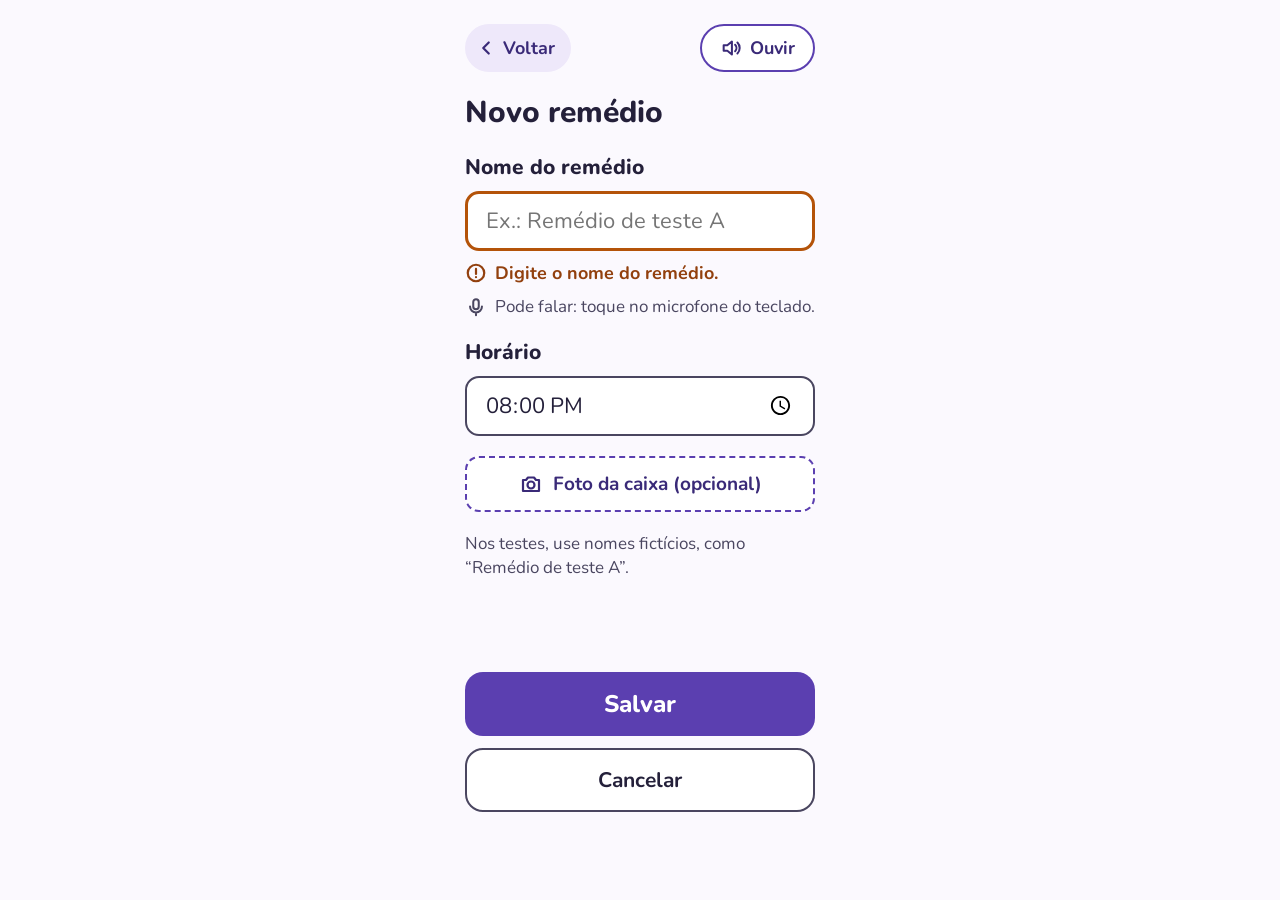
<file: prototipo/NovoRemedio.html>
<!doctype html>
<!-- Protótipo do Lerílio — © 2026 Dalila Cristina Ferreira. Todos os direitos reservados. -->
<html lang="pt-BR">
<head>
<meta charset="utf-8">
<title>Lerílio — Novo remédio</title>
<meta name="viewport" content="width=device-width, initial-scale=1">
</head>
<body>


<link href="https://fonts.googleapis.com/css2?family=Nunito:wght@400;600;700;800&amp;display=swap" rel="stylesheet">
<style>
body{margin:0;background:#FBF9FE}
a{color:#3A2A78}a:hover{color:#24203A}
</style>

<div class="tela" style="margin: 0 auto; max-width: 100%; width: 390px; min-height: 844px; height: auto; box-sizing: border-box; padding: 24px 20px 32px; display: flex; flex-direction: column; gap: 20px; background: #FBF9FE; font-family: 'Nunito', 'Trebuchet MS', sans-serif; color: #24203A">
<div style="display: flex; justify-content: space-between; align-items: center">
<a href="Remedios.html" style="display: flex; align-items: center; gap: 6px; min-height: 48px; padding: 0 16px 0 10px; border-radius: 24px; background: #EEE8FA; color: #3A2A78; font-size: 18px; font-weight: 700; text-decoration: none"><svg width="22" height="22" viewBox="0 0 24 24" fill="none" stroke="currentColor" stroke-width="2.4" stroke-linecap="round" stroke-linejoin="round" aria-hidden="true"><path d="M15 18l-6-6 6-6"></path></svg>Voltar</a>
<button type="button" style="display: flex; align-items: center; gap: 8px; min-height: 48px; padding: 0 18px; border: 2px solid #5B3FB0; border-radius: 24px; background: #FFFFFF; color: #3A2A78; font-family: 'Nunito', 'Trebuchet MS', sans-serif; font-size: 18px; font-weight: 700; cursor: pointer"><svg width="22" height="22" viewBox="0 0 24 24" fill="none" stroke="currentColor" stroke-width="2.2" stroke-linecap="round" stroke-linejoin="round" aria-hidden="true"><path d="M4 9h4l5-4v14l-5-4H4z"></path><path d="M16.5 8.5a5 5 0 0 1 0 7"></path><path d="M19 6a8.5 8.5 0 0 1 0 12"></path></svg>Ouvir</button>
</div>
<h1 style="margin: 0; font-size: 30px; font-weight: 800">Novo remédio</h1>
<div style="display: flex; flex-direction: column; gap: 10px">
<label for="nome-remedio" style="font-size: 21px; font-weight: 800">Nome do remédio</label>
<input id="nome-remedio" type="text" placeholder="Ex.: Remédio de teste A" aria-describedby="erro-nome" style="min-height: 60px; box-sizing: border-box; padding: 0 18px; border: 3px solid #B45309; border-radius: 14px; background: #FFFFFF; font-family: 'Nunito', 'Trebuchet MS', sans-serif; font-size: 22px; color: #24203A">
<p id="erro-nome" style="margin: 0; display: flex; align-items: center; gap: 8px; font-size: 18px; font-weight: 700; color: #92400E"><svg width="22" height="22" viewBox="0 0 24 24" fill="none" stroke="currentColor" stroke-width="2.4" stroke-linecap="round" stroke-linejoin="round" aria-hidden="true"><circle cx="12" cy="12" r="9"></circle><path d="M12 7.5v5.5M12 16.5v.01"></path></svg>Digite o nome do remédio.</p>
<p style="margin: 0; display: flex; align-items: center; gap: 8px; font-size: 17px; color: #4A4660"><svg width="22" height="22" viewBox="0 0 24 24" fill="none" stroke="currentColor" stroke-width="2.2" stroke-linecap="round" stroke-linejoin="round" aria-hidden="true" style="flex-shrink: 0"><rect x="9" y="3.5" width="6" height="11" rx="3"></rect><path d="M5.5 11.5a6.5 6.5 0 0 0 13 0M12 18v3"></path></svg>Pode falar: toque no microfone do teclado.</p>
</div>
<div style="display: flex; flex-direction: column; gap: 10px">
<label for="horario" style="font-size: 21px; font-weight: 800">Horário</label>
<input id="horario" type="time" value="20:00" style="min-height: 60px; box-sizing: border-box; padding: 0 18px; border: 2px solid #4A4660; border-radius: 14px; background: #FFFFFF; font-family: 'Nunito', 'Trebuchet MS', sans-serif; font-size: 22px; color: #24203A">
</div>
<button type="button" style="display: flex; align-items: center; justify-content: center; gap: 10px; min-height: 56px; border: 2px dashed #5B3FB0; border-radius: 14px; background: #FFFFFF; color: #3A2A78; font-family: 'Nunito', 'Trebuchet MS', sans-serif; font-size: 19px; font-weight: 700; cursor: pointer"><svg width="24" height="24" viewBox="0 0 24 24" fill="none" stroke="currentColor" stroke-width="2.2" stroke-linecap="round" stroke-linejoin="round" aria-hidden="true"><path d="M4 8h3l2-2.5h6L17 8h3v11H4z"></path><circle cx="12" cy="13" r="3.5"></circle></svg>Foto da caixa (opcional)</button>
<p style="margin: 0; font-size: 17px; line-height: 1.4; color: #4A4660">Nos testes, use nomes fictícios, como “Remédio de teste A”.</p>
<div style="display: flex; flex-direction: column; gap: 12px; margin-top: auto">
<a href="Remedios.html" style="display: flex; align-items: center; justify-content: center; min-height: 64px; border-radius: 18px; background: #5B3FB0; color: #FFFFFF; font-size: 24px; font-weight: 800; text-decoration: none">Salvar</a>
<a href="Remedios.html" style="display: flex; align-items: center; justify-content: center; min-height: 60px; border-radius: 18px; border: 2px solid #4A4660; background: #FFFFFF; color: #24203A; font-size: 21px; font-weight: 700; text-decoration: none">Cancelar</a>
</div>
</div>


<script>
// Protótipo do Lerílio — © 2026 Dalila Cristina Ferreira. Todos os direitos reservados.
// Faz o botão Ouvir ler a tela em voz alta.
document.querySelectorAll('button').forEach(function (b) {
  if (b.textContent.indexOf('Ouvir') === -1) return;
  b.addEventListener('click', function () {
    if (!('speechSynthesis' in window)) return;
    var s = window.speechSynthesis;
    if (s.speaking) { s.cancel(); return; }
    var texto = document.querySelector('.tela').innerText.replace(/Voltar|Ouvir de novo|Ouvir o termo|Ouvir/g, '');
    var f = new SpeechSynthesisUtterance(texto);
    f.lang = 'pt-BR'; f.rate = 0.9;
    setTimeout(function () { s.resume(); s.speak(f); }, 150);
  });
});
</script>
</body>
</html>
</file>
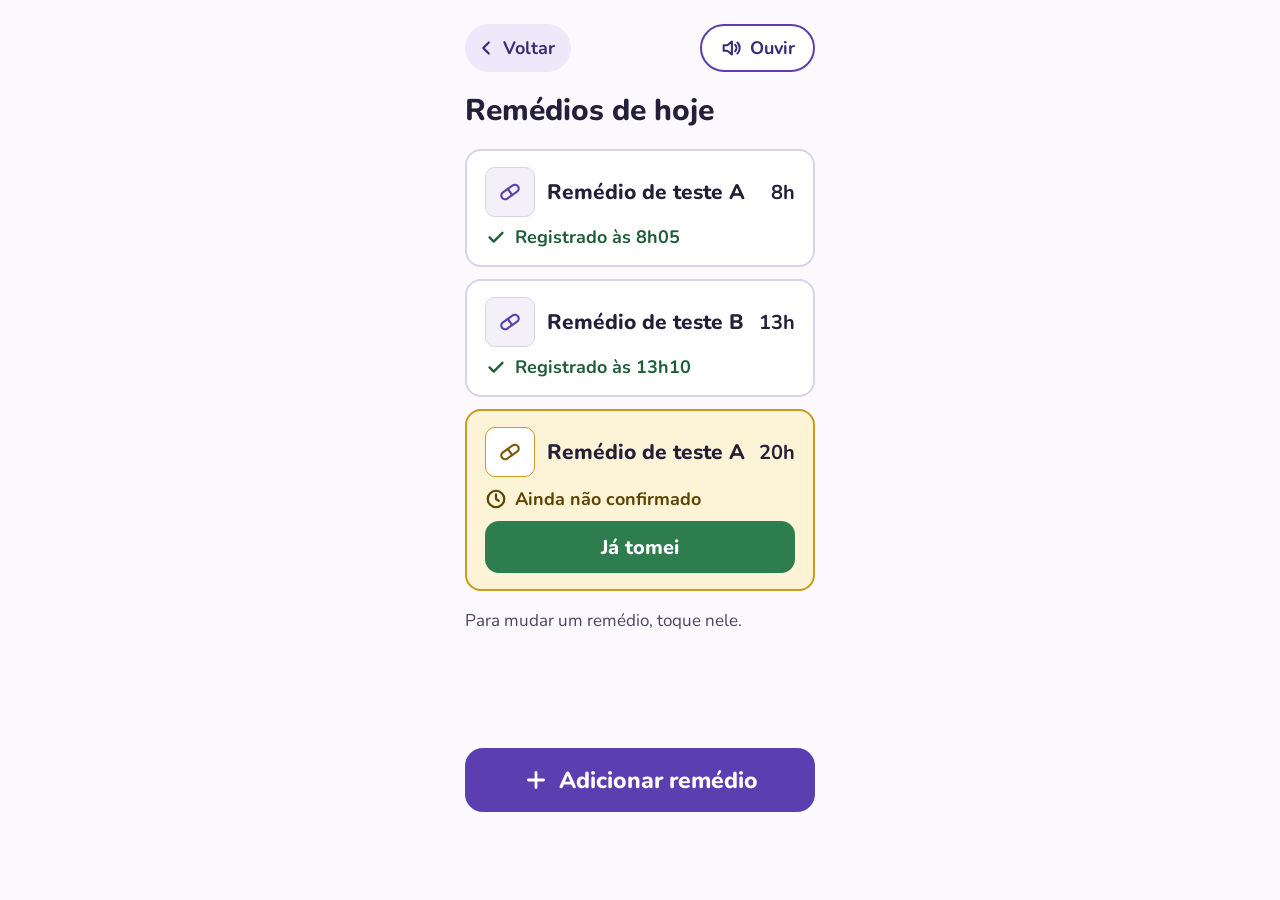
<file: prototipo/Remedios.html>
<!doctype html>
<!-- Protótipo do Lerílio — © 2026 Dalila Cristina Ferreira. Todos os direitos reservados. -->
<html lang="pt-BR">
<head>
<meta charset="utf-8">
<title>Lerílio — Remédios de hoje</title>
<meta name="viewport" content="width=device-width, initial-scale=1">
</head>
<body>


<link href="https://fonts.googleapis.com/css2?family=Nunito:wght@400;600;700;800&amp;display=swap" rel="stylesheet">
<style>
body{margin:0;background:#FBF9FE}
a{color:#3A2A78}a:hover{color:#24203A}
</style>

<div class="tela" style="margin: 0 auto; max-width: 100%; width: 390px; min-height: 844px; height: auto; box-sizing: border-box; padding: 24px 20px 32px; display: flex; flex-direction: column; gap: 18px; background: #FBF9FE; font-family: 'Nunito', 'Trebuchet MS', sans-serif; color: #24203A">
<div style="display: flex; justify-content: space-between; align-items: center">
<a href="Main.html" style="display: flex; align-items: center; gap: 6px; min-height: 48px; padding: 0 16px 0 10px; border-radius: 24px; background: #EEE8FA; color: #3A2A78; font-size: 18px; font-weight: 700; text-decoration: none"><svg width="22" height="22" viewBox="0 0 24 24" fill="none" stroke="currentColor" stroke-width="2.4" stroke-linecap="round" stroke-linejoin="round" aria-hidden="true"><path d="M15 18l-6-6 6-6"></path></svg>Voltar</a>
<button type="button" style="display: flex; align-items: center; gap: 8px; min-height: 48px; padding: 0 18px; border: 2px solid #5B3FB0; border-radius: 24px; background: #FFFFFF; color: #3A2A78; font-family: 'Nunito', 'Trebuchet MS', sans-serif; font-size: 18px; font-weight: 700; cursor: pointer"><svg width="22" height="22" viewBox="0 0 24 24" fill="none" stroke="currentColor" stroke-width="2.2" stroke-linecap="round" stroke-linejoin="round" aria-hidden="true"><path d="M4 9h4l5-4v14l-5-4H4z"></path><path d="M16.5 8.5a5 5 0 0 1 0 7"></path><path d="M19 6a8.5 8.5 0 0 1 0 12"></path></svg>Ouvir</button>
</div>
<h1 style="margin: 0; font-size: 30px; font-weight: 800">Remédios de hoje</h1>
<div style="display: flex; flex-direction: column; gap: 12px">
<div style="display: flex; flex-direction: column; gap: 8px; padding: 16px 18px; border-radius: 16px; background: #FFFFFF; border: 2px solid #D9D3E8">
<div style="display: flex; align-items: center; gap: 12px"><span aria-hidden="true" style="width: 48px; height: 48px; flex-shrink: 0; border-radius: 10px; background: #F3F0FA; border: 1px solid #D9D3E8; display: flex; align-items: center; justify-content: center"><svg width="26" height="26" viewBox="0 0 24 24" fill="none" stroke="#5B3FB0" stroke-width="2" stroke-linecap="round" stroke-linejoin="round"><g transform="rotate(-35 12 12)"><rect x="3" y="8.5" width="18" height="7" rx="3.5"></rect><path d="M12 8.5v7"></path></g></svg></span><span style="flex: 1; font-size: 21px; font-weight: 800">Remédio de teste A</span><span style="font-size: 20px; font-weight: 700">8h</span></div>
<span style="display: flex; align-items: center; gap: 8px; font-size: 18px; font-weight: 700; color: #1F5E3A"><svg width="22" height="22" viewBox="0 0 24 24" fill="none" stroke="currentColor" stroke-width="2.6" stroke-linecap="round" stroke-linejoin="round" aria-hidden="true"><path d="M5 12.5l4.5 4.5L19 7.5"></path></svg>Registrado às 8h05</span>
</div>
<div style="display: flex; flex-direction: column; gap: 8px; padding: 16px 18px; border-radius: 16px; background: #FFFFFF; border: 2px solid #D9D3E8">
<div style="display: flex; align-items: center; gap: 12px"><span aria-hidden="true" style="width: 48px; height: 48px; flex-shrink: 0; border-radius: 10px; background: #F3F0FA; border: 1px solid #D9D3E8; display: flex; align-items: center; justify-content: center"><svg width="26" height="26" viewBox="0 0 24 24" fill="none" stroke="#5B3FB0" stroke-width="2" stroke-linecap="round" stroke-linejoin="round"><g transform="rotate(-35 12 12)"><rect x="3" y="8.5" width="18" height="7" rx="3.5"></rect><path d="M12 8.5v7"></path></g></svg></span><span style="flex: 1; font-size: 21px; font-weight: 800">Remédio de teste B</span><span style="font-size: 20px; font-weight: 700">13h</span></div>
<span style="display: flex; align-items: center; gap: 8px; font-size: 18px; font-weight: 700; color: #1F5E3A"><svg width="22" height="22" viewBox="0 0 24 24" fill="none" stroke="currentColor" stroke-width="2.6" stroke-linecap="round" stroke-linejoin="round" aria-hidden="true"><path d="M5 12.5l4.5 4.5L19 7.5"></path></svg>Registrado às 13h10</span>
</div>
<div style="display: flex; flex-direction: column; gap: 10px; padding: 16px 18px; border-radius: 16px; background: #FDF3D6; border: 2px solid #C99A1E">
<div style="display: flex; align-items: center; gap: 12px"><span aria-hidden="true" style="width: 48px; height: 48px; flex-shrink: 0; border-radius: 10px; background: #FFFFFF; border: 1px solid #C99A1E; display: flex; align-items: center; justify-content: center"><svg width="26" height="26" viewBox="0 0 24 24" fill="none" stroke="#7A5A00" stroke-width="2" stroke-linecap="round" stroke-linejoin="round"><g transform="rotate(-35 12 12)"><rect x="3" y="8.5" width="18" height="7" rx="3.5"></rect><path d="M12 8.5v7"></path></g></svg></span><span style="flex: 1; font-size: 21px; font-weight: 800">Remédio de teste A</span><span style="font-size: 20px; font-weight: 700">20h</span></div>
<span style="display: flex; align-items: center; gap: 8px; font-size: 18px; font-weight: 700; color: #5C4300"><svg width="22" height="22" viewBox="0 0 24 24" fill="none" stroke="currentColor" stroke-width="2.4" stroke-linecap="round" stroke-linejoin="round" aria-hidden="true"><circle cx="12" cy="12" r="9"></circle><path d="M12 7v5l3 2"></path></svg>Ainda não confirmado</span>
<a href="Aviso.html" style="display: flex; align-items: center; justify-content: center; min-height: 52px; border-radius: 14px; background: #2E7D4F; color: #FFFFFF; font-size: 20px; font-weight: 800; text-decoration: none">Já tomei</a>
</div>
</div>
<p style="margin: 0; font-size: 17px; color: #4A4660">Para mudar um remédio, toque nele.</p>
<a href="NovoRemedio.html" style="display: flex; align-items: center; justify-content: center; gap: 10px; min-height: 64px; margin-top: auto; border-radius: 18px; background: #5B3FB0; color: #FFFFFF; font-size: 23px; font-weight: 800; text-decoration: none"><svg width="26" height="26" viewBox="0 0 24 24" fill="none" stroke="#FFFFFF" stroke-width="2.6" stroke-linecap="round" aria-hidden="true"><path d="M12 5v14M5 12h14"></path></svg>Adicionar remédio</a>
</div>


<script>
// Protótipo do Lerílio — © 2026 Dalila Cristina Ferreira. Todos os direitos reservados.
// Faz o botão Ouvir ler a tela em voz alta.
document.querySelectorAll('button').forEach(function (b) {
  if (b.textContent.indexOf('Ouvir') === -1) return;
  b.addEventListener('click', function () {
    if (!('speechSynthesis' in window)) return;
    var s = window.speechSynthesis;
    if (s.speaking) { s.cancel(); return; }
    var texto = document.querySelector('.tela').innerText.replace(/Voltar|Ouvir de novo|Ouvir o termo|Ouvir/g, '');
    var f = new SpeechSynthesisUtterance(texto);
    f.lang = 'pt-BR'; f.rate = 0.9;
    setTimeout(function () { s.resume(); s.speak(f); }, 150);
  });
});
</script>
</body>
</html>
</file>
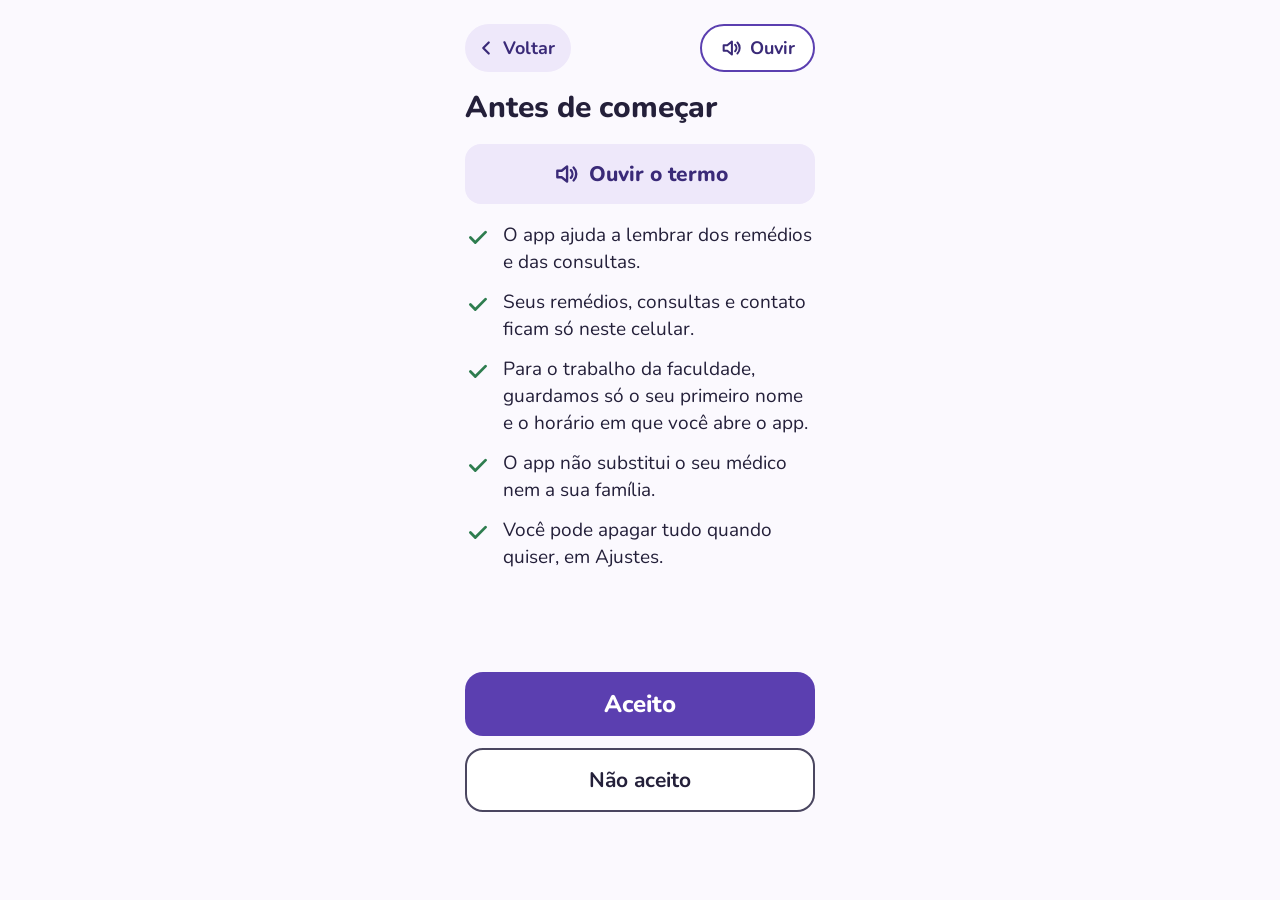
<file: prototipo/Termo.html>
<!doctype html>
<!-- Protótipo do Lerílio — © 2026 Dalila Cristina Ferreira. Todos os direitos reservados. -->
<html lang="pt-BR">
<head>
<meta charset="utf-8">
<title>Lerílio — Termo de uso</title>
<meta name="viewport" content="width=device-width, initial-scale=1">
</head>
<body>


<link href="https://fonts.googleapis.com/css2?family=Nunito:wght@400;600;700;800&amp;display=swap" rel="stylesheet">
<style>
body{margin:0;background:#FBF9FE}
a{color:#3A2A78}a:hover{color:#24203A}
</style>

<div class="tela" style="margin: 0 auto; max-width: 100%; width: 390px; min-height: 844px; height: auto; box-sizing: border-box; padding: 24px 20px 32px; display: flex; flex-direction: column; gap: 18px; background: #FBF9FE; font-family: 'Nunito', 'Trebuchet MS', sans-serif; color: #24203A">
<div style="display: flex; justify-content: space-between; align-items: center">
<a href="Acesso.html" style="display: flex; align-items: center; gap: 6px; min-height: 48px; padding: 0 16px 0 10px; border-radius: 24px; background: #EEE8FA; color: #3A2A78; font-size: 18px; font-weight: 700; text-decoration: none"><svg width="22" height="22" viewBox="0 0 24 24" fill="none" stroke="currentColor" stroke-width="2.4" stroke-linecap="round" stroke-linejoin="round" aria-hidden="true"><path d="M15 18l-6-6 6-6"></path></svg>Voltar</a>
<button type="button" style="display: flex; align-items: center; gap: 8px; min-height: 48px; padding: 0 18px; border: 2px solid #5B3FB0; border-radius: 24px; background: #FFFFFF; color: #3A2A78; font-family: 'Nunito', 'Trebuchet MS', sans-serif; font-size: 18px; font-weight: 700; cursor: pointer"><svg width="22" height="22" viewBox="0 0 24 24" fill="none" stroke="currentColor" stroke-width="2.2" stroke-linecap="round" stroke-linejoin="round" aria-hidden="true"><path d="M4 9h4l5-4v14l-5-4H4z"></path><path d="M16.5 8.5a5 5 0 0 1 0 7"></path><path d="M19 6a8.5 8.5 0 0 1 0 12"></path></svg>Ouvir</button>
</div>
<h1 style="margin: 0; font-size: 30px; font-weight: 800; line-height: 1.2">Antes de começar</h1>
<button type="button" style="display: flex; align-items: center; justify-content: center; gap: 10px; min-height: 60px; border: 0; border-radius: 16px; background: #EEE8FA; color: #3A2A78; font-family: 'Nunito', 'Trebuchet MS', sans-serif; font-size: 21px; font-weight: 800; cursor: pointer"><svg width="26" height="26" viewBox="0 0 24 24" fill="none" stroke="currentColor" stroke-width="2.2" stroke-linecap="round" stroke-linejoin="round" aria-hidden="true"><path d="M4 9h4l5-4v14l-5-4H4z"></path><path d="M16.5 8.5a5 5 0 0 1 0 7"></path><path d="M19 6a8.5 8.5 0 0 1 0 12"></path></svg>Ouvir o termo</button>
<ul style="margin: 0; padding: 0; list-style: none; display: flex; flex-direction: column; gap: 14px">
<li style="display: flex; gap: 12px; align-items: flex-start; font-size: 19px; line-height: 1.4"><svg width="26" height="26" viewBox="0 0 24 24" fill="none" stroke="#2E7D4F" stroke-width="2.6" stroke-linecap="round" stroke-linejoin="round" aria-hidden="true" style="flex-shrink: 0; margin-top: 2px"><path d="M5 12.5l4.5 4.5L19 7.5"></path></svg><span>O app ajuda a lembrar dos remédios e das consultas.</span></li>
<li style="display: flex; gap: 12px; align-items: flex-start; font-size: 19px; line-height: 1.4"><svg width="26" height="26" viewBox="0 0 24 24" fill="none" stroke="#2E7D4F" stroke-width="2.6" stroke-linecap="round" stroke-linejoin="round" aria-hidden="true" style="flex-shrink: 0; margin-top: 2px"><path d="M5 12.5l4.5 4.5L19 7.5"></path></svg><span>Seus remédios, consultas e contato ficam só neste celular.</span></li>
<li style="display: flex; gap: 12px; align-items: flex-start; font-size: 19px; line-height: 1.4"><svg width="26" height="26" viewBox="0 0 24 24" fill="none" stroke="#2E7D4F" stroke-width="2.6" stroke-linecap="round" stroke-linejoin="round" aria-hidden="true" style="flex-shrink: 0; margin-top: 2px"><path d="M5 12.5l4.5 4.5L19 7.5"></path></svg><span>Para o trabalho da faculdade, guardamos só o seu primeiro nome e o horário em que você abre o app.</span></li>
<li style="display: flex; gap: 12px; align-items: flex-start; font-size: 19px; line-height: 1.4"><svg width="26" height="26" viewBox="0 0 24 24" fill="none" stroke="#2E7D4F" stroke-width="2.6" stroke-linecap="round" stroke-linejoin="round" aria-hidden="true" style="flex-shrink: 0; margin-top: 2px"><path d="M5 12.5l4.5 4.5L19 7.5"></path></svg><span>O app não substitui o seu médico nem a sua família.</span></li>
<li style="display: flex; gap: 12px; align-items: flex-start; font-size: 19px; line-height: 1.4"><svg width="26" height="26" viewBox="0 0 24 24" fill="none" stroke="#2E7D4F" stroke-width="2.6" stroke-linecap="round" stroke-linejoin="round" aria-hidden="true" style="flex-shrink: 0; margin-top: 2px"><path d="M5 12.5l4.5 4.5L19 7.5"></path></svg><span>Você pode apagar tudo quando quiser, em Ajustes.</span></li>
</ul>
<div style="display: flex; flex-direction: column; gap: 12px; margin-top: auto">
<a href="Main.html" style="display: flex; align-items: center; justify-content: center; min-height: 64px; border-radius: 18px; background: #5B3FB0; color: #FFFFFF; font-size: 24px; font-weight: 800; text-decoration: none">Aceito</a>
<a href="Acesso.html" style="display: flex; align-items: center; justify-content: center; min-height: 60px; border-radius: 18px; border: 2px solid #4A4660; background: #FFFFFF; color: #24203A; font-size: 21px; font-weight: 700; text-decoration: none">Não aceito</a>
</div>
</div>


<script>
// Protótipo do Lerílio — © 2026 Dalila Cristina Ferreira. Todos os direitos reservados.
// Faz o botão Ouvir ler a tela em voz alta.
document.querySelectorAll('button').forEach(function (b) {
  if (b.textContent.indexOf('Ouvir') === -1) return;
  b.addEventListener('click', function () {
    if (!('speechSynthesis' in window)) return;
    var s = window.speechSynthesis;
    if (s.speaking) { s.cancel(); return; }
    var texto = document.querySelector('.tela').innerText.replace(/Voltar|Ouvir de novo|Ouvir o termo|Ouvir/g, '');
    var f = new SpeechSynthesisUtterance(texto);
    f.lang = 'pt-BR'; f.rate = 0.9;
    setTimeout(function () { s.resume(); s.speak(f); }, 150);
  });
});
</script>
</body>
</html>
</file>
<file: css/estilo.css>
/* Lerílio — estilos gerais
   © 2026 Dalila Cristina Ferreira. Todos os direitos reservados.
   As cores seguem o "Guia de estilo para o front-end" do documento do projeto. */

:root {
  --fundo: #FBF9FE;
  --superficie: #FFFFFF;
  --texto: #24203A;
  --texto-secundario: #4A4660;
  --borda: #D9D3E8;
  --lilas: #5B3FB0;
  --lilas-escuro: #3A2A78;
  --lilas-claro: #EEE8FA;
  --remedios: #2E7D4F;
  --registrado: #1F5E3A;
  --consultas: #2563A8;
  --emergencia: #B91C1C;
  --emergencia-texto: #991B1B;
  --emergencia-fundo: #FDF1F1;
  --ajustes: #4B5563;
  --pendente-fundo: #FDF3D6;
  --pendente-borda: #C99A1E;
  --pendente-texto: #5C4300;
  --erro: #92400E;
  --erro-borda: #B45309;

  /* Tamanho base da letra. Ajustes (A− e A+) vão mudar este valor. */
  --tamanho-base: 20px;
}

* { box-sizing: border-box; }

body {
  margin: 0;
  background: var(--fundo);
  color: var(--texto);
  font-family: 'Nunito', 'Trebuchet MS', sans-serif;
  font-size: var(--tamanho-base);
  line-height: 1.4;
}

.tela {
  max-width: 480px;
  min-height: 100vh;
  margin: 0 auto;
  padding: 24px 20px 32px;
  display: flex;
  flex-direction: column;
  gap: 20px;
}

h1 { margin: 0; font-size: 1.5em; font-weight: 800; }

/* Texto de apoio: nunca menor que 18 px (RNF01). */
.apoio { margin: 0; font-size: max(18px, 0.9em); color: var(--texto-secundario); }

/* Botão principal (lilás). Área de toque grande (RNF05). */
.botao {
  display: flex;
  align-items: center;
  justify-content: center;
  gap: 10px;
  min-height: 64px;
  padding: 0 20px;
  border: 0;
  border-radius: 18px;
  background: var(--lilas);
  color: #FFFFFF;
  font: inherit;
  font-size: 1.15em;
  font-weight: 800;
  text-decoration: none;
  cursor: pointer;
}

/* Botão de contorno (Cancelar, Lembrar mais tarde...). */
.botao-contorno {
  background: var(--superficie);
  color: var(--texto);
  border: 2px solid var(--texto-secundario);
}

/* Botão Ouvir: sempre com ícone e texto (RNF14). */
.botao-ouvir {
  display: inline-flex;
  align-items: center;
  gap: 8px;
  min-height: 48px;
  padding: 0 18px;
  border: 2px solid var(--lilas);
  border-radius: 24px;
  background: var(--superficie);
  color: var(--lilas-escuro);
  font: inherit;
  font-size: 18px;
  font-weight: 700;
  cursor: pointer;
}

/* Foco bem visível para quem navega pelo teclado ou leitor de tela. */
:focus-visible { outline: 4px solid var(--lilas); outline-offset: 3px; }

.mensagem {
  margin: 0;
  padding: 14px 16px;
  border-radius: 14px;
  background: var(--superficie);
  border: 2px solid var(--borda);
  font-size: 18px;
}

/* ---------- Componentes das telas do app ---------- */

.topo { display: flex; justify-content: space-between; align-items: center; }
.topo-direita { justify-content: flex-end; }

.botao-voltar {
  display: inline-flex; align-items: center; gap: 6px;
  min-height: 48px; padding: 0 16px 0 10px; border-radius: 24px;
  background: var(--lilas-claro); color: var(--lilas-escuro);
  font-size: 18px; font-weight: 700; text-decoration: none;
}

.saudacao { display: flex; align-items: center; gap: 16px; }
.saudacao img { width: 88px; height: 88px; border-radius: 44px; object-fit: cover; border: 3px solid var(--lilas-claro); }

.resumo {
  display: flex; align-items: center; gap: 14px; padding: 16px 18px;
  border-radius: 16px; color: var(--texto); text-decoration: none;
}
.resumo-pendente { background: var(--pendente-fundo); border: 2px solid var(--pendente-borda); }
.resumo-ok { background: #E5F4E4; border: 2px solid #8CC49A; }
.resumo strong { display: block; font-size: 1.05em; }

.menu { display: flex; flex-direction: column; gap: 14px; }
.menu a {
  display: flex; align-items: center; gap: 18px; min-height: 84px; padding: 0 24px;
  border-radius: 20px; color: #FFFFFF; font-size: 1.25em; font-weight: 800; text-decoration: none;
}
.menu-remedios { background: var(--remedios); }
.menu-consultas { background: var(--consultas); }
.menu-emergencia { background: var(--emergencia); }
.menu-ajustes { background: var(--ajustes); }

.lista { list-style: none; margin: 0; padding: 0; display: flex; flex-direction: column; gap: 12px; }
.cartao {
  display: flex; flex-direction: column; gap: 10px; padding: 16px 18px;
  border-radius: 16px; background: var(--superficie); border: 2px solid var(--borda);
}
.cartao-pendente { background: var(--pendente-fundo); border-color: var(--pendente-borda); }
.cartao-link { display: flex; align-items: center; gap: 12px; color: var(--texto); text-decoration: none; }
.cartao-nome { flex: 1; font-size: 1.05em; font-weight: 800; }
.cartao-hora { font-weight: 700; }

.miniatura {
  width: 48px; height: 48px; flex-shrink: 0; border-radius: 10px; overflow: hidden;
  background: #F3F0FA; border: 1px solid var(--borda); color: var(--lilas);
  display: flex; align-items: center; justify-content: center;
}
.miniatura img { width: 100%; height: 100%; object-fit: cover; }

.situacao { display: flex; align-items: center; gap: 8px; margin: 0; font-size: 18px; font-weight: 700; }
.situacao-registrado { color: var(--registrado); }
.situacao-pendente { color: var(--pendente-texto); }
.situacao-proximo { color: var(--texto-secundario); }

.botao-verde { background: var(--remedios); }
.botao-cinza { background: var(--superficie); color: var(--texto); border: 2px solid var(--ajustes); }
.botao-pequeno { min-height: 52px; font-size: 1em; }

.campo { display: flex; flex-direction: column; gap: 8px; }
.campo label { font-size: 1.05em; font-weight: 800; }
.campo input[type="text"], .campo input[type="time"] {
  min-height: 60px; padding: 0 18px; border: 2px solid var(--texto-secundario); border-radius: 14px;
  background: #FFFFFF; color: var(--texto); font: inherit; font-size: 1.1em;
}
.campo input[aria-invalid="true"] { border: 3px solid var(--erro-borda); }
.erro { margin: 0; font-size: 18px; font-weight: 700; color: var(--erro); }
.erro:empty { display: none; }
.aviso-repetido { padding: 14px 16px; border-radius: 14px; background: #FDF3D6; border: 2px solid var(--pendente-borda); }
.aviso-repetido[hidden] { display: none; }

.visualmente-oculto {
  position: absolute; width: 1px; height: 1px; overflow: hidden;
  clip: rect(0 0 0 0); clip-path: inset(50%); white-space: nowrap;
}
.botao-foto {
  display: flex; align-items: center; justify-content: center; gap: 10px; min-height: 56px;
  border: 2px dashed var(--lilas); border-radius: 14px; background: #FFFFFF;
  color: var(--lilas-escuro); font-size: 19px; font-weight: 700; cursor: pointer;
}
.campo input[type="file"]:focus-visible + .botao-foto { outline: 4px solid var(--lilas); outline-offset: 3px; }
.foto-previa { width: 120px; height: 120px; border-radius: 16px; object-fit: cover; border: 2px solid var(--borda); }
.foto-previa[hidden] { display: none; }

.acoes { display: flex; flex-direction: column; gap: 12px; margin-top: auto; }

/* Aviso de remédio em tela cheia */
.aviso-fundo {
  position: fixed; inset: 0; z-index: 50; overflow: auto;
  display: flex; justify-content: center; background: var(--pendente-fundo);
}
.aviso {
  width: 100%; max-width: 480px; padding: 32px 20px;
  display: flex; flex-direction: column; align-items: center; gap: 16px; text-align: center;
}
.aviso-imagem {
  width: 150px; height: 150px; border-radius: 24px; overflow: hidden;
  background: #FFFFFF; border: 4px solid var(--pendente-borda); color: #7A5A00;
  display: flex; align-items: center; justify-content: center;
}
.aviso-imagem img { width: 100%; height: 100%; object-fit: cover; }
.aviso h2 { margin: 0; font-size: 1.7em; font-weight: 800; }
.aviso-nome { margin: 0; font-size: 1.3em; font-weight: 700; }
.aviso .botao { width: 100%; }

/* Pergunta de confirmação */
.dialogo-fundo {
  position: fixed; inset: 0; z-index: 60; padding: 20px;
  display: flex; align-items: center; justify-content: center; background: rgba(36, 32, 58, 0.55);
}
.dialogo {
  width: 100%; max-width: 440px; padding: 24px 20px; border-radius: 20px;
  display: flex; flex-direction: column; gap: 12px; background: #FFFFFF;
}
.dialogo h2 { margin: 0; font-size: 1.25em; }
.dialogo p { margin: 0; }

/* Mensagem flutuante (ex.: "Remédio registrado. Desfazer") */
.mensagem-flutuante {
  position: fixed; left: 50%; bottom: 20px; z-index: 70; transform: translateX(-50%);
  width: calc(100% - 40px); max-width: 440px; padding: 14px 16px; border-radius: 16px;
  display: flex; align-items: center; gap: 12px; background: var(--texto); color: #FFFFFF; font-size: 18px;
}
.mensagem-flutuante p { margin: 0; flex: 1; }
.mensagem-flutuante button {
  min-height: 48px; padding: 0 16px; border: 2px solid #FFFFFF; border-radius: 12px;
  background: transparent; color: #FFFFFF; font: inherit; font-weight: 800; cursor: pointer;
}
</file>
